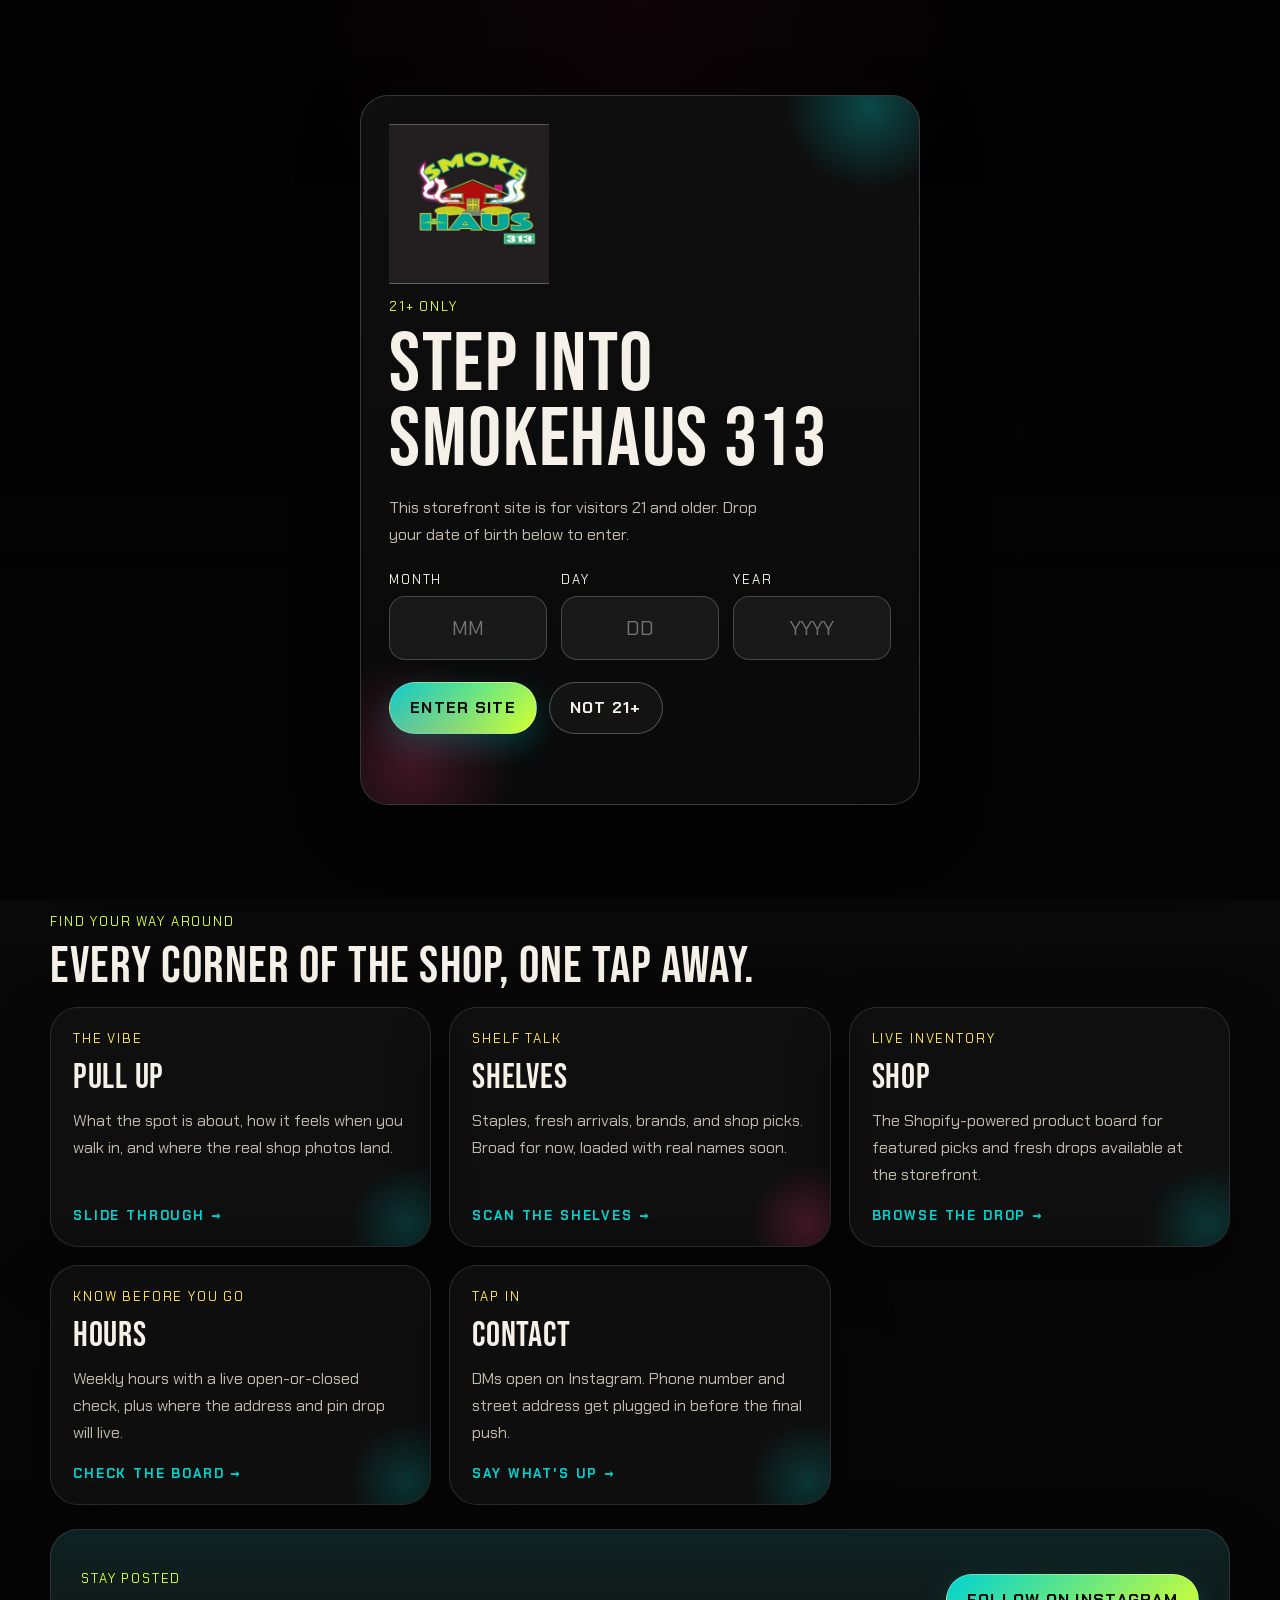
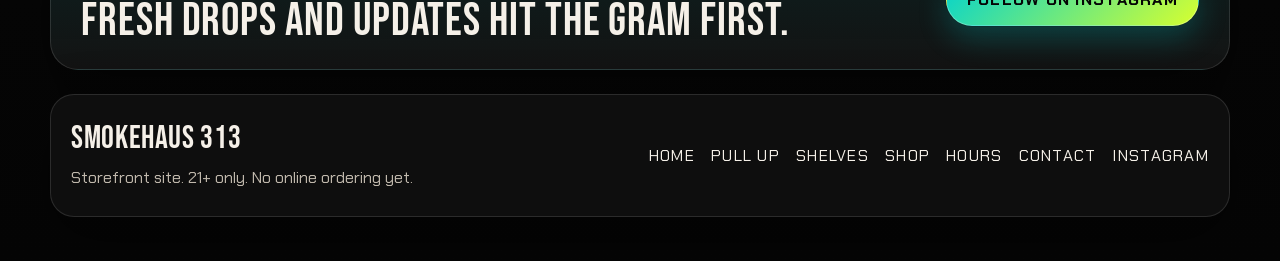
<file: index.html>
<!DOCTYPE html>
<html lang="en">
  <head>
    <meta charset="UTF-8" />
    <meta name="viewport" content="width=device-width, initial-scale=1.0" />
    <title>Smokehaus 313 | Detroit Storefront</title>
    <meta
      name="description"
      content="Smokehaus 313 is a Detroit storefront smoke shop with 21+ access, posted hours, Instagram updates, and a bold neon-street look."
    />
    <link rel="icon" type="image/png" href="./assets/logo.png" />
    <link rel="preconnect" href="https://fonts.googleapis.com" />
    <link rel="preconnect" href="https://fonts.gstatic.com" crossorigin />
    <link
      href="https://fonts.googleapis.com/css2?family=Bebas+Neue&family=Chakra+Petch:wght@400;500;600;700&display=swap"
      rel="stylesheet"
    />
    <link rel="stylesheet" href="./styles.css" />
    <script>
      try {
        if (sessionStorage.getItem("smokehaus313-age-ok") === "true") {
          document.documentElement.classList.add("age-ok");
        }
      } catch (error) {}
    </script>
  </head>
  <body class="gate-open">
    <div class="age-gate" data-age-gate>
      <div class="age-gate__backdrop"></div>
      <section class="age-gate__panel" aria-labelledby="age-gate-title">
        <div class="age-gate__logo">
          <img src="./assets/logo.png" alt="Smokehaus 313 logo" />
        </div>
        <p class="age-gate__eyebrow">21+ only</p>
        <h1 id="age-gate-title">Step into Smokehaus 313</h1>
        <p class="age-gate__copy">
          This storefront site is for visitors 21 and older. Drop your date of
          birth below to enter.
        </p>

        <form class="age-gate__form" data-age-form>
          <label>
            <span>Month</span>
            <input
              type="text"
              inputmode="numeric"
              maxlength="2"
              placeholder="MM"
              aria-label="Birth month"
              data-age-month
            />
          </label>
          <label>
            <span>Day</span>
            <input
              type="text"
              inputmode="numeric"
              maxlength="2"
              placeholder="DD"
              aria-label="Birth day"
              data-age-day
            />
          </label>
          <label>
            <span>Year</span>
            <input
              type="text"
              inputmode="numeric"
              maxlength="4"
              placeholder="YYYY"
              aria-label="Birth year"
              data-age-year
            />
          </label>

          <div class="age-gate__actions">
            <button class="button button-neon" type="submit">Enter site</button>
            <button class="button button-ghost" type="button" data-age-exit>
              Not 21+
            </button>
          </div>
        </form>

        <p class="age-gate__error" data-age-error aria-live="polite"></p>
      </section>
    </div>

    <div class="page-shell">
      <header class="site-header">
        <a class="brand-chip" href="./index.html" aria-label="Smokehaus 313 home">
          <span class="brand-chip__stamp">313</span>
          <span class="brand-chip__copy">
            <strong>Smokehaus 313</strong>
            <small>Detroit storefront smoke shop</small>
          </span>
        </a>

        <button
          class="nav-toggle"
          type="button"
          aria-expanded="false"
          aria-controls="primary-nav"
          data-nav-toggle
        >
          <span class="nav-toggle__bar"></span>
          <span class="nav-toggle__bar"></span>
          <span class="nav-toggle__bar"></span>
          <span class="visually-hidden">Menu</span>
        </button>

        <nav class="site-nav" id="primary-nav" aria-label="Primary" data-nav>
          <a href="./index.html" aria-current="page">Home</a>
          <a href="./pull-up.html">Pull Up</a>
          <a href="./shelves.html">Shelves</a>
          <a href="./shop.html">Shop</a>
          <a href="./hours.html">Hours</a>
          <a href="./contact.html">Contact</a>
        </nav>

        <a
          class="button button-ghost header-cta"
          href="https://www.instagram.com/smoke_haus313/"
          target="_blank"
          rel="noreferrer"
        >
          Hit the IG
        </a>
      </header>

      <main id="top">
        <section class="hero" data-reveal>
          <div class="hero__copy">
            <p class="section-mark">Detroit smoke shop energy</p>
            <h1>
              Smokehaus 313
              <span>Street-lit storefront. Loud color. No fake polish.</span>
            </h1>
            <p class="hero__lede">
              The whole spot now lives across its own pages. Less scrolling,
              more pull-up: check the vibe, scan the shelves, catch the hours,
              and tap in on the gram.
            </p>

            <div class="hero__actions">
              <a class="button button-neon" href="./shop.html">Browse the shop</a>
              <a class="button button-ghost" href="./pull-up.html">Tour the layout</a>
            </div>

            <ul class="hero__tags" aria-label="Highlights">
              <li>21+ storefront</li>
              <li>Products still loading in</li>
              <li>Photos can drop in later</li>
            </ul>
          </div>

          <div class="hero__stack">
            <article class="logo-poster">
              <span class="sticker">Front window</span>
              <img src="./assets/logo.png" alt="Smokehaus 313 logo" />
            </article>

            <article class="status-panel">
              <div>
                <p class="status-panel__label">Right now</p>
                <p class="status-panel__value" data-open-status>Checking hours...</p>
              </div>
              <span class="status-panel__badge">21+</span>
            </article>
          </div>
        </section>

        <section class="ticker" aria-label="Smokehaus broadcast">
          <div class="ticker__track">
            <span>Smokehaus 313</span>
            <span>Detroit storefront</span>
            <span>21+ only</span>
            <span>Hours posted</span>
            <span>Instagram updates</span>
            <span>Smokehaus 313</span>
            <span>Detroit storefront</span>
            <span>21+ only</span>
            <span>Hours posted</span>
            <span>Instagram updates</span>
          </div>
        </section>

        <section class="explore" aria-labelledby="explore-title">
          <div class="section-head" data-reveal>
            <p class="section-mark">Find your way around</p>
            <h2 id="explore-title">Every corner of the shop, one tap away.</h2>
          </div>

          <div class="explore__grid">
            <a class="explore-card" href="./pull-up.html" data-reveal>
              <span class="explore-card__tag">The vibe</span>
              <h3>Pull Up</h3>
              <p>
                What the spot is about, how it feels when you walk in, and
                where the real shop photos land.
              </p>
              <span class="explore-card__cue" aria-hidden="true">Slide through &rarr;</span>
            </a>

            <a class="explore-card explore-card--hot" href="./shelves.html" data-reveal style="--reveal-delay: 80ms">
              <span class="explore-card__tag">Shelf talk</span>
              <h3>Shelves</h3>
              <p>
                Staples, fresh arrivals, brands, and shop picks. Broad for now,
                loaded with real names soon.
              </p>
              <span class="explore-card__cue" aria-hidden="true">Scan the shelves &rarr;</span>
            </a>

            <a class="explore-card" href="./shop.html" data-reveal style="--reveal-delay: 160ms">
              <span class="explore-card__tag">Live inventory</span>
              <h3>Shop</h3>
              <p>
                The Shopify-powered product board for featured picks and fresh
                drops available at the storefront.
              </p>
              <span class="explore-card__cue" aria-hidden="true">Browse the drop &rarr;</span>
            </a>

            <a class="explore-card" href="./hours.html" data-reveal style="--reveal-delay: 240ms">
              <span class="explore-card__tag">Know before you go</span>
              <h3>Hours</h3>
              <p>
                Weekly hours with a live open-or-closed check, plus where the
                address and pin drop will live.
              </p>
              <span class="explore-card__cue" aria-hidden="true">Check the board &rarr;</span>
            </a>

            <a class="explore-card" href="./contact.html" data-reveal style="--reveal-delay: 320ms">
              <span class="explore-card__tag">Tap in</span>
              <h3>Contact</h3>
              <p>
                DMs open on Instagram. Phone number and street address get
                plugged in before the final push.
              </p>
              <span class="explore-card__cue" aria-hidden="true">Say what&apos;s up &rarr;</span>
            </a>
          </div>
        </section>

        <section class="cta-band" data-reveal>
          <div>
            <p class="section-mark">Stay posted</p>
            <h2>Fresh drops and updates hit the gram first.</h2>
          </div>
          <a
            class="button button-neon"
            href="https://www.instagram.com/smoke_haus313/"
            target="_blank"
            rel="noreferrer"
          >
            Follow on Instagram
          </a>
        </section>
      </main>

      <footer class="site-footer">
        <div>
          <strong>Smokehaus 313</strong>
          <p>Storefront site. 21+ only. No online ordering yet.</p>
        </div>
        <nav class="site-footer__links" aria-label="Footer">
          <a href="./index.html">Home</a>
          <a href="./pull-up.html">Pull Up</a>
          <a href="./shelves.html">Shelves</a>
          <a href="./shop.html">Shop</a>
          <a href="./hours.html">Hours</a>
          <a href="./contact.html">Contact</a>
          <a
            href="https://www.instagram.com/smoke_haus313/"
            target="_blank"
            rel="noreferrer"
          >
            Instagram
          </a>
        </nav>
      </footer>
    </div>

    <script src="./app.js"></script>
  </body>
</html>
</file>
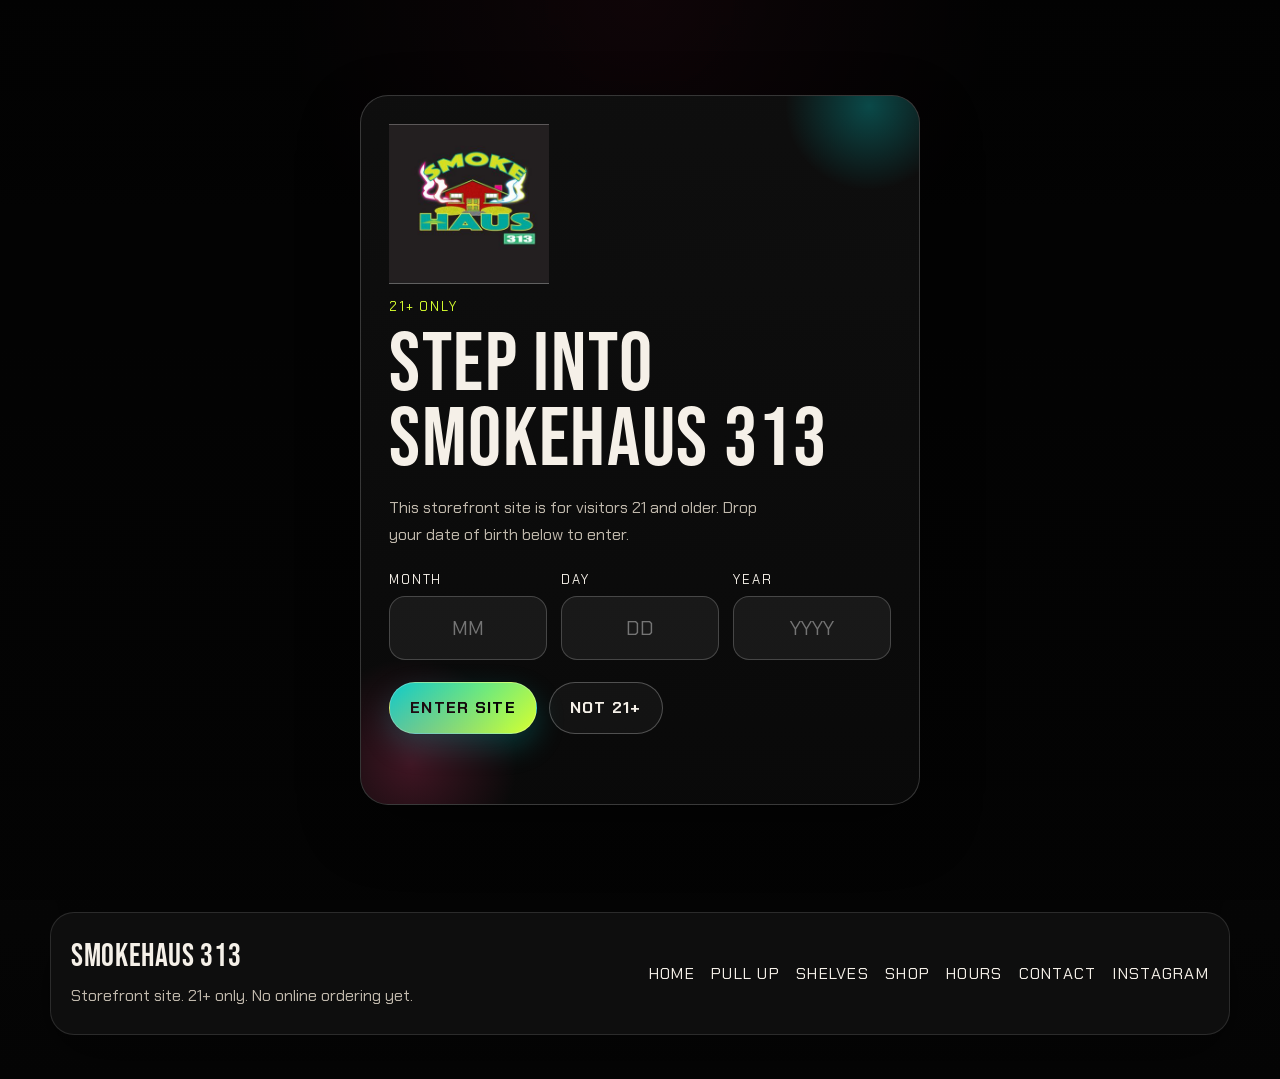
<file: contact.html>
<!DOCTYPE html>
<html lang="en">
  <head>
    <meta charset="UTF-8" />
    <meta name="viewport" content="width=device-width, initial-scale=1.0" />
    <title>Contact | Smokehaus 313</title>
    <meta
      name="description"
      content="Get in touch with Smokehaus 313, a Detroit storefront smoke shop. DM on Instagram — phone and address details coming soon."
    />
    <link rel="icon" type="image/png" href="./assets/logo.png" />
    <link rel="preconnect" href="https://fonts.googleapis.com" />
    <link rel="preconnect" href="https://fonts.gstatic.com" crossorigin />
    <link
      href="https://fonts.googleapis.com/css2?family=Bebas+Neue&family=Chakra+Petch:wght@400;500;600;700&display=swap"
      rel="stylesheet"
    />
    <link rel="stylesheet" href="./styles.css" />
    <script>
      try {
        if (sessionStorage.getItem("smokehaus313-age-ok") === "true") {
          document.documentElement.classList.add("age-ok");
        }
      } catch (error) {}
    </script>
  </head>
  <body class="gate-open">
    <div class="age-gate" data-age-gate>
      <div class="age-gate__backdrop"></div>
      <section class="age-gate__panel" aria-labelledby="age-gate-title">
        <div class="age-gate__logo">
          <img src="./assets/logo.png" alt="Smokehaus 313 logo" />
        </div>
        <p class="age-gate__eyebrow">21+ only</p>
        <h1 id="age-gate-title">Step into Smokehaus 313</h1>
        <p class="age-gate__copy">
          This storefront site is for visitors 21 and older. Drop your date of
          birth below to enter.
        </p>

        <form class="age-gate__form" data-age-form>
          <label>
            <span>Month</span>
            <input
              type="text"
              inputmode="numeric"
              maxlength="2"
              placeholder="MM"
              aria-label="Birth month"
              data-age-month
            />
          </label>
          <label>
            <span>Day</span>
            <input
              type="text"
              inputmode="numeric"
              maxlength="2"
              placeholder="DD"
              aria-label="Birth day"
              data-age-day
            />
          </label>
          <label>
            <span>Year</span>
            <input
              type="text"
              inputmode="numeric"
              maxlength="4"
              placeholder="YYYY"
              aria-label="Birth year"
              data-age-year
            />
          </label>

          <div class="age-gate__actions">
            <button class="button button-neon" type="submit">Enter site</button>
            <button class="button button-ghost" type="button" data-age-exit>
              Not 21+
            </button>
          </div>
        </form>

        <p class="age-gate__error" data-age-error aria-live="polite"></p>
      </section>
    </div>

    <div class="page-shell">
      <header class="site-header">
        <a class="brand-chip" href="./index.html" aria-label="Smokehaus 313 home">
          <span class="brand-chip__stamp">313</span>
          <span class="brand-chip__copy">
            <strong>Smokehaus 313</strong>
            <small>Detroit storefront smoke shop</small>
          </span>
        </a>

        <button
          class="nav-toggle"
          type="button"
          aria-expanded="false"
          aria-controls="primary-nav"
          data-nav-toggle
        >
          <span class="nav-toggle__bar"></span>
          <span class="nav-toggle__bar"></span>
          <span class="nav-toggle__bar"></span>
          <span class="visually-hidden">Menu</span>
        </button>

        <nav class="site-nav" id="primary-nav" aria-label="Primary" data-nav>
          <a href="./index.html">Home</a>
          <a href="./pull-up.html">Pull Up</a>
          <a href="./shelves.html">Shelves</a>
          <a href="./shop.html">Shop</a>
          <a href="./hours.html">Hours</a>
          <a href="./contact.html" aria-current="page">Contact</a>
        </nav>

        <a
          class="button button-ghost header-cta"
          href="https://www.instagram.com/smoke_haus313/"
          target="_blank"
          rel="noreferrer"
        >
          Hit the IG
        </a>
      </header>

      <main id="top">
        <section class="page-hero" data-reveal>
          <p class="section-mark">Tap in</p>
          <h1>DMs open. The rest is loading.</h1>
          <p class="hero__lede">
            Right now the fastest line to the shop is Instagram. Phone number
            and street address get plugged in before the final live push.
          </p>
        </section>

        <section class="pull-up">
          <article class="pull-up__story" data-reveal>
            <p class="section-mark">Best way to reach us</p>
            <h2>Slide into the DMs.</h2>
            <p>
              Questions about stock, hours, or what&apos;s new — the gram gets
              answered first. Follow along for drops and updates too.
            </p>
            <div class="hero__actions">
              <a
                class="button button-neon"
                href="https://www.instagram.com/smoke_haus313/"
                target="_blank"
                rel="noreferrer"
              >
                DM on Instagram
              </a>
              <a class="button button-ghost" href="./hours.html">Check the hours</a>
            </div>
          </article>

          <aside class="contact-block" data-reveal style="--reveal-delay: 120ms">
            <span class="sticker">Still to be added</span>
            <h3>Before the final live push</h3>
            <ul>
              <li>Street address and map link</li>
              <li>Phone number</li>
              <li>Real storefront photos</li>
              <li>Final product and brand callouts</li>
            </ul>
          </aside>
        </section>

        <section class="cta-band" data-reveal>
          <div>
            <p class="section-mark">Before you pull up</p>
            <h2>Double-check the board so the door&apos;s open.</h2>
          </div>
          <a class="button button-neon" href="./hours.html">See today&apos;s hours</a>
        </section>
      </main>

      <footer class="site-footer">
        <div>
          <strong>Smokehaus 313</strong>
          <p>Storefront site. 21+ only. No online ordering yet.</p>
        </div>
        <nav class="site-footer__links" aria-label="Footer">
          <a href="./index.html">Home</a>
          <a href="./pull-up.html">Pull Up</a>
          <a href="./shelves.html">Shelves</a>
          <a href="./shop.html">Shop</a>
          <a href="./hours.html">Hours</a>
          <a href="./contact.html">Contact</a>
          <a
            href="https://www.instagram.com/smoke_haus313/"
            target="_blank"
            rel="noreferrer"
          >
            Instagram
          </a>
        </nav>
      </footer>
    </div>

    <script src="./app.js"></script>
  </body>
</html>
</file>
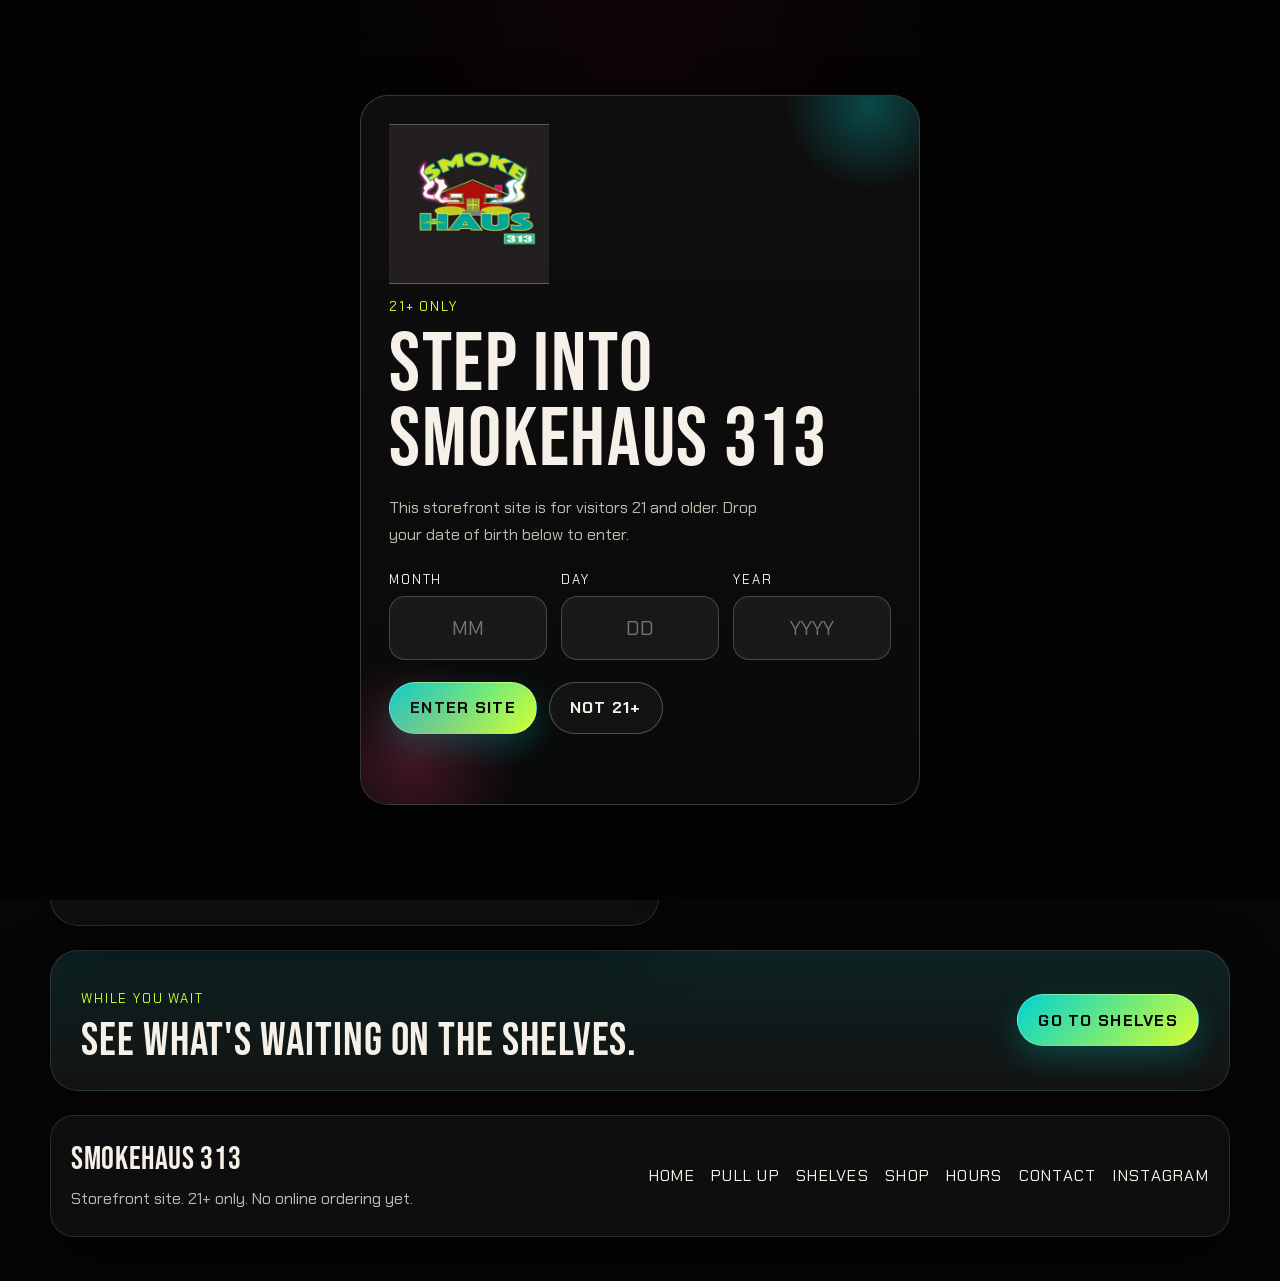
<file: hours.html>
<!DOCTYPE html>
<html lang="en">
  <head>
    <meta charset="UTF-8" />
    <meta name="viewport" content="width=device-width, initial-scale=1.0" />
    <title>Hours &amp; Location | Smokehaus 313</title>
    <meta
      name="description"
      content="Weekly hours and live open status for Smokehaus 313, a Detroit storefront smoke shop. Address and map details coming soon."
    />
    <link rel="icon" type="image/png" href="./assets/logo.png" />
    <link rel="preconnect" href="https://fonts.googleapis.com" />
    <link rel="preconnect" href="https://fonts.gstatic.com" crossorigin />
    <link
      href="https://fonts.googleapis.com/css2?family=Bebas+Neue&family=Chakra+Petch:wght@400;500;600;700&display=swap"
      rel="stylesheet"
    />
    <link rel="stylesheet" href="./styles.css" />
    <script>
      try {
        if (sessionStorage.getItem("smokehaus313-age-ok") === "true") {
          document.documentElement.classList.add("age-ok");
        }
      } catch (error) {}
    </script>
  </head>
  <body class="gate-open">
    <div class="age-gate" data-age-gate>
      <div class="age-gate__backdrop"></div>
      <section class="age-gate__panel" aria-labelledby="age-gate-title">
        <div class="age-gate__logo">
          <img src="./assets/logo.png" alt="Smokehaus 313 logo" />
        </div>
        <p class="age-gate__eyebrow">21+ only</p>
        <h1 id="age-gate-title">Step into Smokehaus 313</h1>
        <p class="age-gate__copy">
          This storefront site is for visitors 21 and older. Drop your date of
          birth below to enter.
        </p>

        <form class="age-gate__form" data-age-form>
          <label>
            <span>Month</span>
            <input
              type="text"
              inputmode="numeric"
              maxlength="2"
              placeholder="MM"
              aria-label="Birth month"
              data-age-month
            />
          </label>
          <label>
            <span>Day</span>
            <input
              type="text"
              inputmode="numeric"
              maxlength="2"
              placeholder="DD"
              aria-label="Birth day"
              data-age-day
            />
          </label>
          <label>
            <span>Year</span>
            <input
              type="text"
              inputmode="numeric"
              maxlength="4"
              placeholder="YYYY"
              aria-label="Birth year"
              data-age-year
            />
          </label>

          <div class="age-gate__actions">
            <button class="button button-neon" type="submit">Enter site</button>
            <button class="button button-ghost" type="button" data-age-exit>
              Not 21+
            </button>
          </div>
        </form>

        <p class="age-gate__error" data-age-error aria-live="polite"></p>
      </section>
    </div>

    <div class="page-shell">
      <header class="site-header">
        <a class="brand-chip" href="./index.html" aria-label="Smokehaus 313 home">
          <span class="brand-chip__stamp">313</span>
          <span class="brand-chip__copy">
            <strong>Smokehaus 313</strong>
            <small>Detroit storefront smoke shop</small>
          </span>
        </a>

        <button
          class="nav-toggle"
          type="button"
          aria-expanded="false"
          aria-controls="primary-nav"
          data-nav-toggle
        >
          <span class="nav-toggle__bar"></span>
          <span class="nav-toggle__bar"></span>
          <span class="nav-toggle__bar"></span>
          <span class="visually-hidden">Menu</span>
        </button>

        <nav class="site-nav" id="primary-nav" aria-label="Primary" data-nav>
          <a href="./index.html">Home</a>
          <a href="./pull-up.html">Pull Up</a>
          <a href="./shelves.html">Shelves</a>
          <a href="./shop.html">Shop</a>
          <a href="./hours.html" aria-current="page">Hours</a>
          <a href="./contact.html">Contact</a>
        </nav>

        <a
          class="button button-ghost header-cta"
          href="https://www.instagram.com/smoke_haus313/"
          target="_blank"
          rel="noreferrer"
        >
          Hit the IG
        </a>
      </header>

      <main id="top">
        <section class="page-hero" data-reveal>
          <p class="section-mark">Hours &amp; location</p>
          <h1>Know before you slide through.</h1>
          <p class="hero__lede">
            Weekly hours with a live open-or-closed check, all in Eastern Time.
            Address and pin drop get plugged in before the final live push.
          </p>
        </section>

        <section class="hours-block">
          <article class="hours-board" data-reveal>
            <div class="hours-board__top">
              <div>
                <p class="status-panel__label">Current status</p>
                <p class="status-panel__value" data-open-status>
                  Checking hours...
                </p>
              </div>
              <p class="hours-board__timezone">Eastern Time</p>
            </div>

            <ul class="hours-list" aria-label="Weekly hours">
              <li data-day="Mon">
                <span>Mon</span>
                <strong>12:00 PM - 6:00 PM</strong>
              </li>
              <li data-day="Tue">
                <span>Tue</span>
                <strong>10:00 AM - 4:00 PM</strong>
              </li>
              <li data-day="Wed">
                <span>Wed</span>
                <strong>12:00 PM - 6:00 PM</strong>
              </li>
              <li data-day="Thu">
                <span>Thu</span>
                <strong>12:00 PM - 6:00 PM</strong>
              </li>
              <li data-day="Fri">
                <span>Fri</span>
                <strong>12:00 PM - 7:00 PM</strong>
              </li>
              <li data-day="Sat">
                <span>Sat</span>
                <strong>11:00 AM - 7:00 PM</strong>
              </li>
              <li data-day="Sun">
                <span>Sun</span>
                <strong>1:00 PM - 6:00 PM</strong>
              </li>
            </ul>
          </article>

          <article class="contact-block" data-reveal style="--reveal-delay: 120ms">
            <span class="sticker sticker--lime">Pin drop pending</span>
            <h3>The location details land here</h3>
            <ul>
              <li>Street address and map link</li>
              <li>Parking and pull-up notes</li>
              <li>Nearby cross streets</li>
            </ul>
            <p class="hero__lede">
              Until the pin drops, the fastest way to get pointed in the right
              direction is a quick DM.
            </p>
            <a class="button button-neon" href="./contact.html">Tap in on Contact</a>
          </article>
        </section>

        <section class="cta-band" data-reveal>
          <div>
            <p class="section-mark">While you wait</p>
            <h2>See what&apos;s waiting on the shelves.</h2>
          </div>
          <a class="button button-neon" href="./shelves.html">Go to Shelves</a>
        </section>
      </main>

      <footer class="site-footer">
        <div>
          <strong>Smokehaus 313</strong>
          <p>Storefront site. 21+ only. No online ordering yet.</p>
        </div>
        <nav class="site-footer__links" aria-label="Footer">
          <a href="./index.html">Home</a>
          <a href="./pull-up.html">Pull Up</a>
          <a href="./shelves.html">Shelves</a>
          <a href="./shop.html">Shop</a>
          <a href="./hours.html">Hours</a>
          <a href="./contact.html">Contact</a>
          <a
            href="https://www.instagram.com/smoke_haus313/"
            target="_blank"
            rel="noreferrer"
          >
            Instagram
          </a>
        </nav>
      </footer>
    </div>

    <script src="./app.js"></script>
  </body>
</html>
</file>
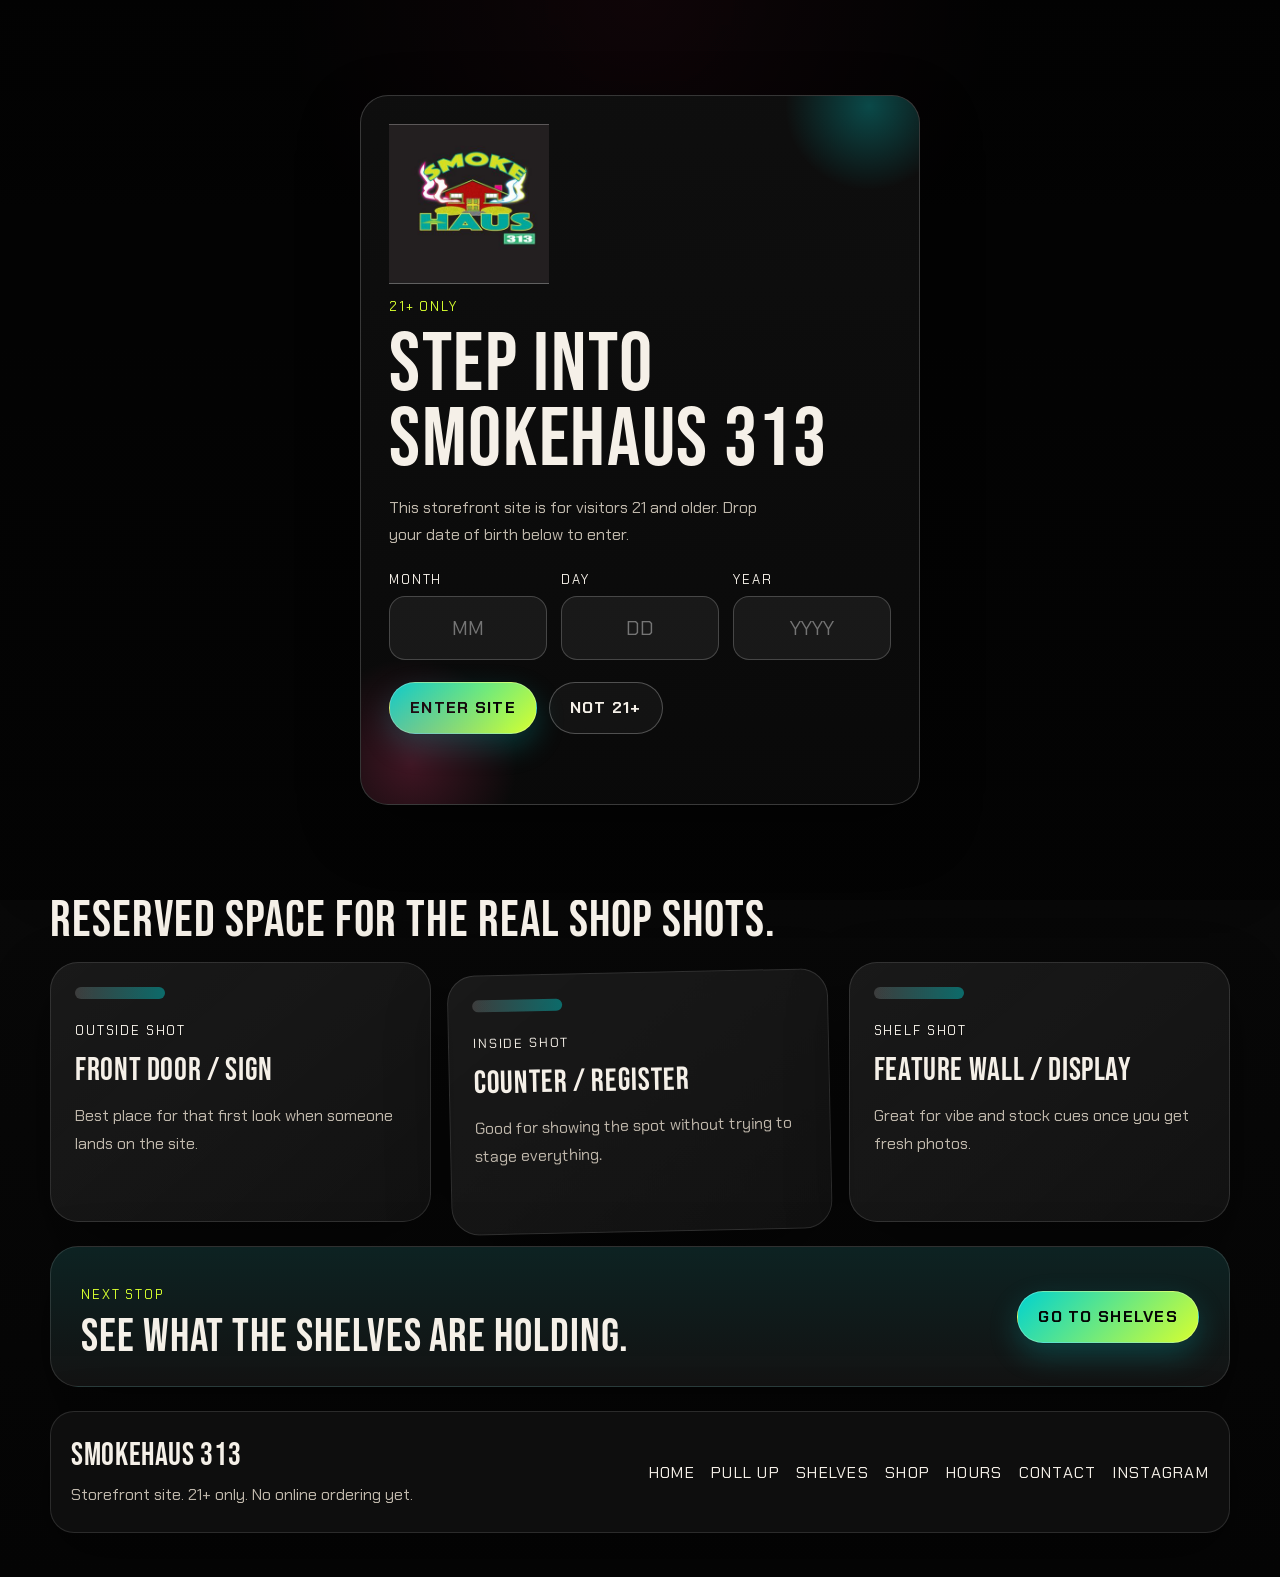
<file: pull-up.html>
<!DOCTYPE html>
<html lang="en">
  <head>
    <meta charset="UTF-8" />
    <meta name="viewport" content="width=device-width, initial-scale=1.0" />
    <title>Pull Up | Smokehaus 313</title>
    <meta
      name="description"
      content="The vibe behind Smokehaus 313 — a Detroit storefront smoke shop built like a flyer, not a brochure. See the layout and where the shop photos land."
    />
    <link rel="icon" type="image/png" href="./assets/logo.png" />
    <link rel="preconnect" href="https://fonts.googleapis.com" />
    <link rel="preconnect" href="https://fonts.gstatic.com" crossorigin />
    <link
      href="https://fonts.googleapis.com/css2?family=Bebas+Neue&family=Chakra+Petch:wght@400;500;600;700&display=swap"
      rel="stylesheet"
    />
    <link rel="stylesheet" href="./styles.css" />
    <script>
      try {
        if (sessionStorage.getItem("smokehaus313-age-ok") === "true") {
          document.documentElement.classList.add("age-ok");
        }
      } catch (error) {}
    </script>
  </head>
  <body class="gate-open">
    <div class="age-gate" data-age-gate>
      <div class="age-gate__backdrop"></div>
      <section class="age-gate__panel" aria-labelledby="age-gate-title">
        <div class="age-gate__logo">
          <img src="./assets/logo.png" alt="Smokehaus 313 logo" />
        </div>
        <p class="age-gate__eyebrow">21+ only</p>
        <h1 id="age-gate-title">Step into Smokehaus 313</h1>
        <p class="age-gate__copy">
          This storefront site is for visitors 21 and older. Drop your date of
          birth below to enter.
        </p>

        <form class="age-gate__form" data-age-form>
          <label>
            <span>Month</span>
            <input
              type="text"
              inputmode="numeric"
              maxlength="2"
              placeholder="MM"
              aria-label="Birth month"
              data-age-month
            />
          </label>
          <label>
            <span>Day</span>
            <input
              type="text"
              inputmode="numeric"
              maxlength="2"
              placeholder="DD"
              aria-label="Birth day"
              data-age-day
            />
          </label>
          <label>
            <span>Year</span>
            <input
              type="text"
              inputmode="numeric"
              maxlength="4"
              placeholder="YYYY"
              aria-label="Birth year"
              data-age-year
            />
          </label>

          <div class="age-gate__actions">
            <button class="button button-neon" type="submit">Enter site</button>
            <button class="button button-ghost" type="button" data-age-exit>
              Not 21+
            </button>
          </div>
        </form>

        <p class="age-gate__error" data-age-error aria-live="polite"></p>
      </section>
    </div>

    <div class="page-shell">
      <header class="site-header">
        <a class="brand-chip" href="./index.html" aria-label="Smokehaus 313 home">
          <span class="brand-chip__stamp">313</span>
          <span class="brand-chip__copy">
            <strong>Smokehaus 313</strong>
            <small>Detroit storefront smoke shop</small>
          </span>
        </a>

        <button
          class="nav-toggle"
          type="button"
          aria-expanded="false"
          aria-controls="primary-nav"
          data-nav-toggle
        >
          <span class="nav-toggle__bar"></span>
          <span class="nav-toggle__bar"></span>
          <span class="nav-toggle__bar"></span>
          <span class="visually-hidden">Menu</span>
        </button>

        <nav class="site-nav" id="primary-nav" aria-label="Primary" data-nav>
          <a href="./index.html">Home</a>
          <a href="./pull-up.html" aria-current="page">Pull Up</a>
          <a href="./shelves.html">Shelves</a>
          <a href="./shop.html">Shop</a>
          <a href="./hours.html">Hours</a>
          <a href="./contact.html">Contact</a>
        </nav>

        <a
          class="button button-ghost header-cta"
          href="https://www.instagram.com/smoke_haus313/"
          target="_blank"
          rel="noreferrer"
        >
          Hit the IG
        </a>
      </header>

      <main id="top">
        <section class="page-hero" data-reveal>
          <p class="section-mark">The vibe</p>
          <h1>Built like a flyer, not a brochure.</h1>
          <p class="hero__lede">
            The street version of the site trades the clean white-card look for
            darker layers, sticker details, tape lines, loud type, and a little
            chaos that still feels intentional.
          </p>
        </section>

        <section class="pull-up">
          <article class="pull-up__story" data-reveal>
            <p class="section-mark">Walk-in energy</p>
            <h2>Closer to spotting the lights from the street.</h2>
            <p>
              That means the site can feel closer to the kind of place you walk
              into after spotting the lights from the street, while still
              making the basics easy to find.
            </p>
            <p>
              Less boutique. More pull-up, see what&apos;s new, and catch
              updates on the gram.
            </p>
            <div class="hero__actions">
              <a class="button button-neon" href="./shelves.html">Scan the shelves</a>
              <a class="button button-ghost" href="./hours.html">Check the hours</a>
            </div>
          </article>

          <aside class="pull-up__note" data-reveal style="--reveal-delay: 120ms">
            <span class="sticker sticker--lime">WIP board</span>
            <ul>
              <li>Address and pin drop still need to be plugged in</li>
              <li>Shop photos will slide into the frames below later</li>
              <li>Product categories can stay broad until you lock them in</li>
            </ul>
          </aside>
        </section>

        <section class="photo-wall" aria-labelledby="photo-wall-title">
          <div class="section-head" data-reveal>
            <p class="section-mark">Photo wall</p>
            <h2 id="photo-wall-title">Reserved space for the real shop shots.</h2>
          </div>

          <div class="photo-wall__grid">
            <article class="photo-frame" data-reveal>
              <span>Outside shot</span>
              <h3>Front door / sign</h3>
              <p>Best place for that first look when someone lands on the site.</p>
            </article>
            <article class="photo-frame photo-frame--tilt" data-reveal style="--reveal-delay: 100ms">
              <span>Inside shot</span>
              <h3>Counter / register</h3>
              <p>Good for showing the spot without trying to stage everything.</p>
            </article>
            <article class="photo-frame" data-reveal style="--reveal-delay: 200ms">
              <span>Shelf shot</span>
              <h3>Feature wall / display</h3>
              <p>Great for vibe and stock cues once you get fresh photos.</p>
            </article>
          </div>
        </section>

        <section class="cta-band" data-reveal>
          <div>
            <p class="section-mark">Next stop</p>
            <h2>See what the shelves are holding.</h2>
          </div>
          <a class="button button-neon" href="./shelves.html">Go to Shelves</a>
        </section>
      </main>

      <footer class="site-footer">
        <div>
          <strong>Smokehaus 313</strong>
          <p>Storefront site. 21+ only. No online ordering yet.</p>
        </div>
        <nav class="site-footer__links" aria-label="Footer">
          <a href="./index.html">Home</a>
          <a href="./pull-up.html">Pull Up</a>
          <a href="./shelves.html">Shelves</a>
          <a href="./shop.html">Shop</a>
          <a href="./hours.html">Hours</a>
          <a href="./contact.html">Contact</a>
          <a
            href="https://www.instagram.com/smoke_haus313/"
            target="_blank"
            rel="noreferrer"
          >
            Instagram
          </a>
        </nav>
      </footer>
    </div>

    <script src="./app.js"></script>
  </body>
</html>
</file>
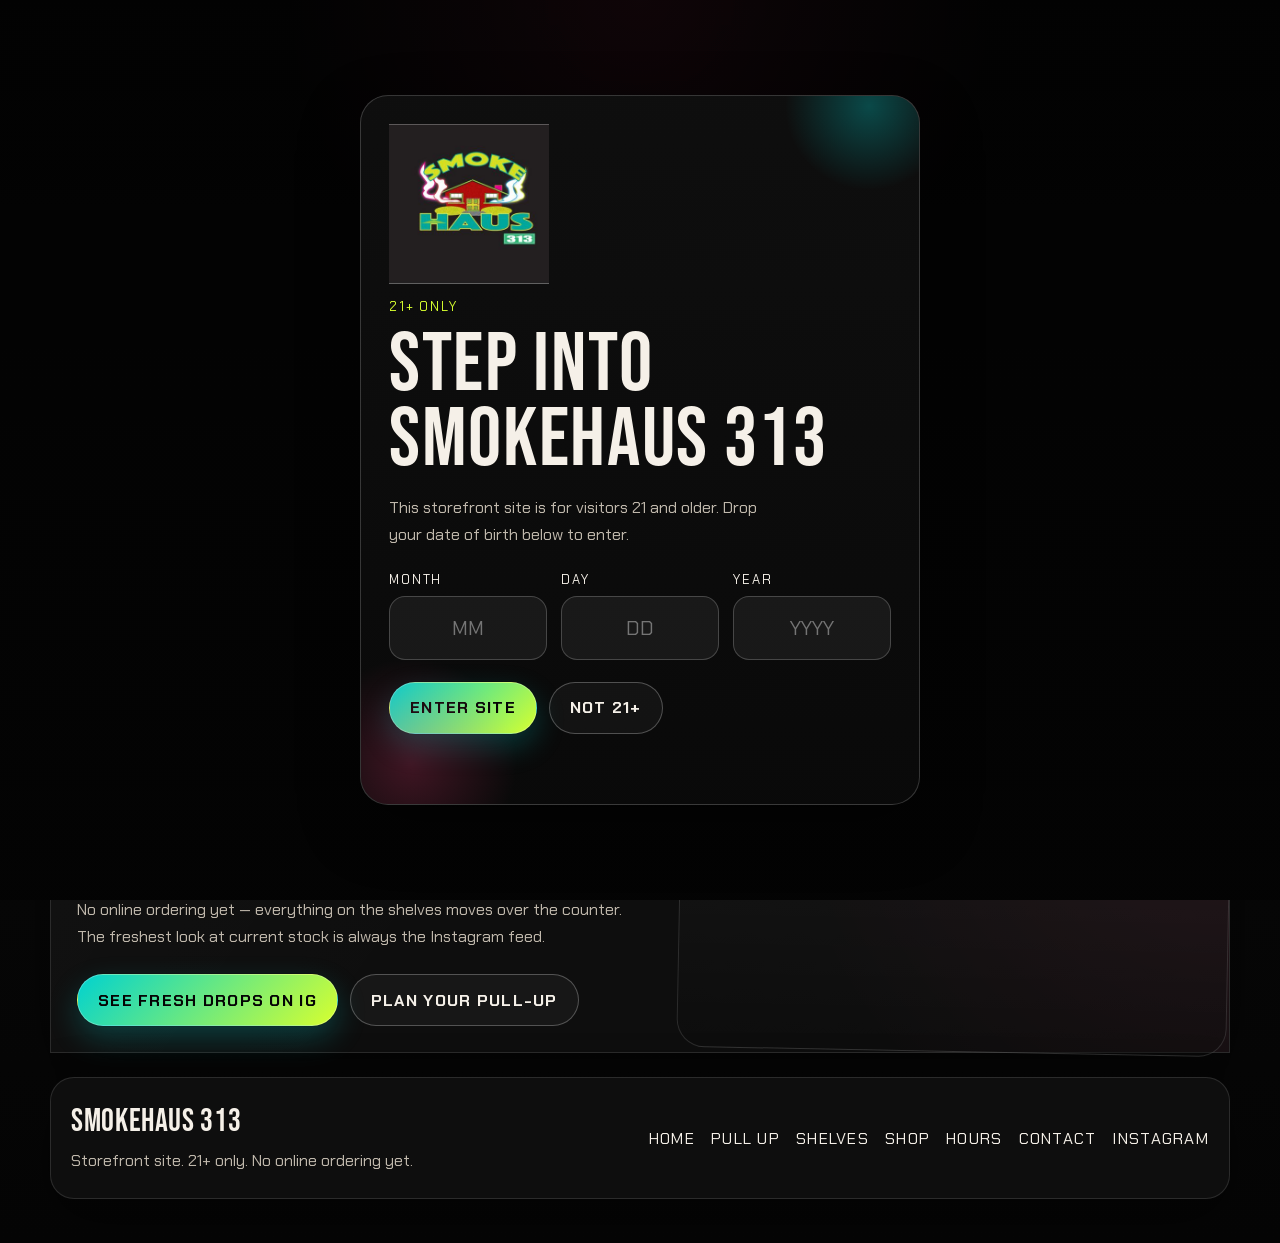
<file: shelves.html>
<!DOCTYPE html>
<html lang="en">
  <head>
    <meta charset="UTF-8" />
    <meta name="viewport" content="width=device-width, initial-scale=1.0" />
    <title>Shelves | Smokehaus 313</title>
    <meta
      name="description"
      content="What's on the shelves at Smokehaus 313 — daily staples, new arrivals, brand lineup, and staff picks at the Detroit storefront."
    />
    <link rel="icon" type="image/png" href="./assets/logo.png" />
    <link rel="preconnect" href="https://fonts.googleapis.com" />
    <link rel="preconnect" href="https://fonts.gstatic.com" crossorigin />
    <link
      href="https://fonts.googleapis.com/css2?family=Bebas+Neue&family=Chakra+Petch:wght@400;500;600;700&display=swap"
      rel="stylesheet"
    />
    <link rel="stylesheet" href="./styles.css" />
    <script>
      try {
        if (sessionStorage.getItem("smokehaus313-age-ok") === "true") {
          document.documentElement.classList.add("age-ok");
        }
      } catch (error) {}
    </script>
  </head>
  <body class="gate-open">
    <div class="age-gate" data-age-gate>
      <div class="age-gate__backdrop"></div>
      <section class="age-gate__panel" aria-labelledby="age-gate-title">
        <div class="age-gate__logo">
          <img src="./assets/logo.png" alt="Smokehaus 313 logo" />
        </div>
        <p class="age-gate__eyebrow">21+ only</p>
        <h1 id="age-gate-title">Step into Smokehaus 313</h1>
        <p class="age-gate__copy">
          This storefront site is for visitors 21 and older. Drop your date of
          birth below to enter.
        </p>

        <form class="age-gate__form" data-age-form>
          <label>
            <span>Month</span>
            <input
              type="text"
              inputmode="numeric"
              maxlength="2"
              placeholder="MM"
              aria-label="Birth month"
              data-age-month
            />
          </label>
          <label>
            <span>Day</span>
            <input
              type="text"
              inputmode="numeric"
              maxlength="2"
              placeholder="DD"
              aria-label="Birth day"
              data-age-day
            />
          </label>
          <label>
            <span>Year</span>
            <input
              type="text"
              inputmode="numeric"
              maxlength="4"
              placeholder="YYYY"
              aria-label="Birth year"
              data-age-year
            />
          </label>

          <div class="age-gate__actions">
            <button class="button button-neon" type="submit">Enter site</button>
            <button class="button button-ghost" type="button" data-age-exit>
              Not 21+
            </button>
          </div>
        </form>

        <p class="age-gate__error" data-age-error aria-live="polite"></p>
      </section>
    </div>

    <div class="page-shell">
      <header class="site-header">
        <a class="brand-chip" href="./index.html" aria-label="Smokehaus 313 home">
          <span class="brand-chip__stamp">313</span>
          <span class="brand-chip__copy">
            <strong>Smokehaus 313</strong>
            <small>Detroit storefront smoke shop</small>
          </span>
        </a>

        <button
          class="nav-toggle"
          type="button"
          aria-expanded="false"
          aria-controls="primary-nav"
          data-nav-toggle
        >
          <span class="nav-toggle__bar"></span>
          <span class="nav-toggle__bar"></span>
          <span class="nav-toggle__bar"></span>
          <span class="visually-hidden">Menu</span>
        </button>

        <nav class="site-nav" id="primary-nav" aria-label="Primary" data-nav>
          <a href="./index.html">Home</a>
          <a href="./pull-up.html">Pull Up</a>
          <a href="./shelves.html" aria-current="page">Shelves</a>
          <a href="./shop.html">Shop</a>
          <a href="./hours.html">Hours</a>
          <a href="./contact.html">Contact</a>
        </nav>

        <a
          class="button button-ghost header-cta"
          href="https://www.instagram.com/smoke_haus313/"
          target="_blank"
          rel="noreferrer"
        >
          Hit the IG
        </a>
      </header>

      <main id="top">
        <section class="page-hero" data-reveal>
          <p class="section-mark">Shelf talk</p>
          <h1>Work-in-progress sections that still feel alive.</h1>
          <p class="hero__lede">
            Categories stay broad until the lineup is locked in. Each card
            below is a slot ready for real product names, brands, and photos
            when they land.
          </p>
        </section>

        <section class="shelves" aria-labelledby="shelves-title">
          <h2 class="visually-hidden" id="shelves-title">Shelf sections</h2>
          <div class="shelves__grid">
            <article class="shelf-card" data-reveal>
              <span class="shelf-card__tag">Staples</span>
              <h3>Daily go-to picks</h3>
              <p>
                A flexible slot for the categories people expect to find every
                time they pull up.
              </p>
            </article>
            <article class="shelf-card shelf-card--hot" data-reveal style="--reveal-delay: 80ms">
              <span class="shelf-card__tag">Fresh</span>
              <h3>New arrivals</h3>
              <p>
                Easy place to rotate in what is new without rebuilding the whole
                page.
              </p>
            </article>
            <article class="shelf-card" data-reveal style="--reveal-delay: 160ms">
              <span class="shelf-card__tag">Brands</span>
              <h3>Lineup coming soon</h3>
              <p>
                Keep this broad now, then drop in real names and logos once the
                list is final.
              </p>
            </article>
            <article class="shelf-card" data-reveal style="--reveal-delay: 240ms">
              <span class="shelf-card__tag">Shop picks</span>
              <h3>Staff favorites</h3>
              <p>
                Room for quick callouts, featured gear, or whatever deserves a
                little extra shine.
              </p>
            </article>
          </div>
        </section>

        <section class="pull-up">
          <article class="pull-up__story" data-reveal>
            <p class="section-mark">How it works</p>
            <h2>In-store only, for now.</h2>
            <p>
              No online ordering yet — everything on the shelves moves over the
              counter. The freshest look at current stock is always the
              Instagram feed.
            </p>
            <div class="hero__actions">
              <a
                class="button button-neon"
                href="https://www.instagram.com/smoke_haus313/"
                target="_blank"
                rel="noreferrer"
              >
                See fresh drops on IG
              </a>
              <a class="button button-ghost" href="./hours.html">Plan your pull-up</a>
            </div>
          </article>

          <aside class="pull-up__note" data-reveal style="--reveal-delay: 120ms">
            <span class="sticker">Heads up</span>
            <ul>
              <li>21+ only, ID checked at the door</li>
              <li>Stock rotates — DM to ask if something is in</li>
              <li>Final product and brand callouts drop in soon</li>
            </ul>
          </aside>
        </section>
      </main>

      <footer class="site-footer">
        <div>
          <strong>Smokehaus 313</strong>
          <p>Storefront site. 21+ only. No online ordering yet.</p>
        </div>
        <nav class="site-footer__links" aria-label="Footer">
          <a href="./index.html">Home</a>
          <a href="./pull-up.html">Pull Up</a>
          <a href="./shelves.html">Shelves</a>
          <a href="./shop.html">Shop</a>
          <a href="./hours.html">Hours</a>
          <a href="./contact.html">Contact</a>
          <a
            href="https://www.instagram.com/smoke_haus313/"
            target="_blank"
            rel="noreferrer"
          >
            Instagram
          </a>
        </nav>
      </footer>
    </div>

    <script src="./app.js"></script>
  </body>
</html>
</file>
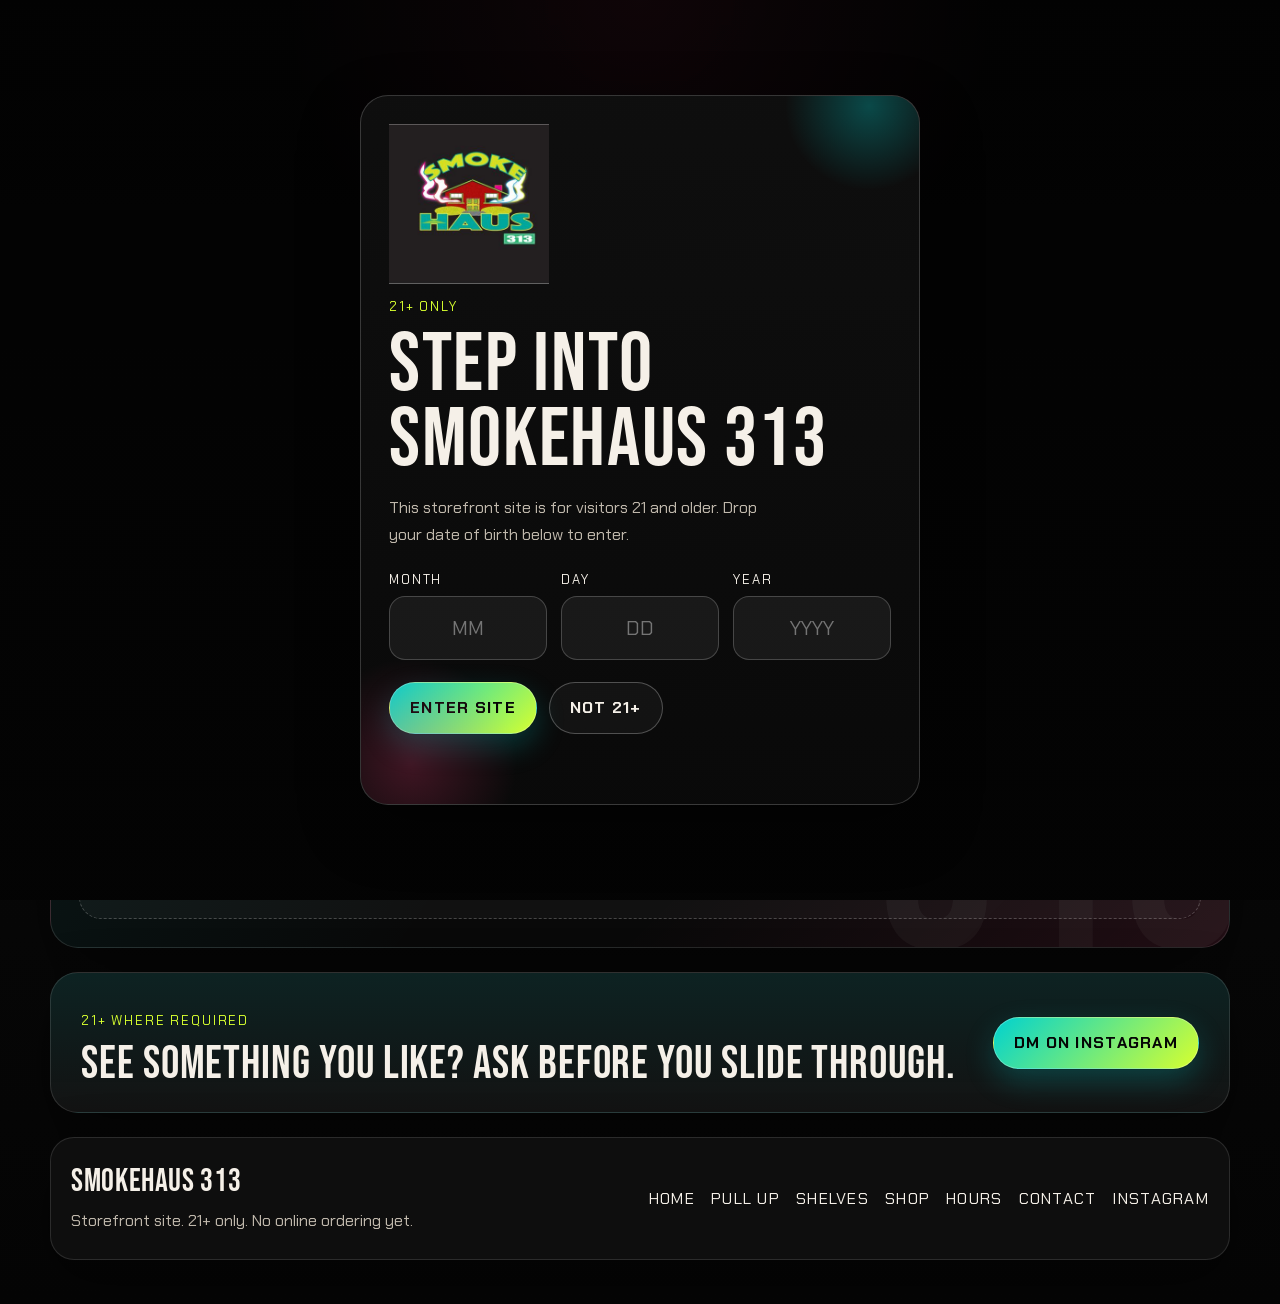
<file: shop.html>
<!DOCTYPE html>
<html lang="en">
  <head>
    <meta charset="UTF-8" />
    <meta name="viewport" content="width=device-width, initial-scale=1.0" />
    <title>Shop | Smokehaus 313</title>
    <meta
      name="description"
      content="Browse featured Smokehaus 313 products and fresh arrivals available at the Detroit storefront."
    />
    <link rel="icon" type="image/png" href="./assets/logo.png" />
    <link rel="preconnect" href="https://fonts.googleapis.com" />
    <link rel="preconnect" href="https://fonts.gstatic.com" crossorigin />
    <link
      href="https://fonts.googleapis.com/css2?family=Bebas+Neue&family=Chakra+Petch:wght@400;500;600;700&display=swap"
      rel="stylesheet"
    />
    <link rel="stylesheet" href="./styles.css" />
    <script>
      try {
        if (sessionStorage.getItem("smokehaus313-age-ok") === "true") {
          document.documentElement.classList.add("age-ok");
        }
      } catch (error) {}
    </script>
  </head>
  <body class="gate-open">
    <div class="age-gate" data-age-gate>
      <div class="age-gate__backdrop"></div>
      <section class="age-gate__panel" aria-labelledby="age-gate-title">
        <div class="age-gate__logo">
          <img src="./assets/logo.png" alt="Smokehaus 313 logo" />
        </div>
        <p class="age-gate__eyebrow">21+ only</p>
        <h1 id="age-gate-title">Step into Smokehaus 313</h1>
        <p class="age-gate__copy">
          This storefront site is for visitors 21 and older. Drop your date of
          birth below to enter.
        </p>

        <form class="age-gate__form" data-age-form>
          <label>
            <span>Month</span>
            <input type="text" inputmode="numeric" maxlength="2" placeholder="MM" aria-label="Birth month" data-age-month />
          </label>
          <label>
            <span>Day</span>
            <input type="text" inputmode="numeric" maxlength="2" placeholder="DD" aria-label="Birth day" data-age-day />
          </label>
          <label>
            <span>Year</span>
            <input type="text" inputmode="numeric" maxlength="4" placeholder="YYYY" aria-label="Birth year" data-age-year />
          </label>

          <div class="age-gate__actions">
            <button class="button button-neon" type="submit">Enter site</button>
            <button class="button button-ghost" type="button" data-age-exit>Not 21+</button>
          </div>
        </form>

        <p class="age-gate__error" data-age-error aria-live="polite"></p>
      </section>
    </div>

    <div class="page-shell">
      <header class="site-header">
        <a class="brand-chip" href="./index.html" aria-label="Smokehaus 313 home">
          <span class="brand-chip__stamp">313</span>
          <span class="brand-chip__copy">
            <strong>Smokehaus 313</strong>
            <small>Detroit storefront smoke shop</small>
          </span>
        </a>

        <button class="nav-toggle" type="button" aria-expanded="false" aria-controls="primary-nav" data-nav-toggle>
          <span class="nav-toggle__bar"></span>
          <span class="nav-toggle__bar"></span>
          <span class="nav-toggle__bar"></span>
          <span class="visually-hidden">Menu</span>
        </button>

        <nav class="site-nav" id="primary-nav" aria-label="Primary" data-nav>
          <a href="./index.html">Home</a>
          <a href="./pull-up.html">Pull Up</a>
          <a href="./shelves.html">Shelves</a>
          <a href="./shop.html" aria-current="page">Shop</a>
          <a href="./hours.html">Hours</a>
          <a href="./contact.html">Contact</a>
        </nav>

        <a class="button button-ghost header-cta" href="https://www.instagram.com/smoke_haus313/" target="_blank" rel="noreferrer">Hit the IG</a>
      </header>

      <main id="top">
        <section class="page-hero" data-reveal>
          <p class="section-mark">Shop the Haus</p>
          <h1>Featured picks. Fresh drops. In-store energy.</h1>
          <p class="hero__lede">
            This product board is connected to the Smokehaus 313 Shopify
            collection. Inventory will update here as products are added.
          </p>
        </section>

        <section class="shop-board" aria-labelledby="shop-catalog-title" data-reveal>
          <div class="shop-board__top">
            <div class="section-head section-head--tight">
              <p class="section-mark">Live product board</p>
              <h2 id="shop-catalog-title">What&apos;s in the Haus.</h2>
            </div>
            <p class="shop-board__copy">
              Products shown here are available in store. DM on Instagram to
              confirm stock before you pull up.
            </p>
          </div>

          <div data-shopify-catalog data-shopify-enabled="false">
            <div data-shopify-mount></div>

            <template data-shopify-template>
              <shopify-store id="smokehaus-shopify-store" store-domain="https://qb031j-sr.myshopify.com" country="US" language="en"></shopify-store>
              <shopify-context type="collection" handle="smokehaus-313-shop">
                <template>
                  <shopify-list-context class="shopify-product-grid" type="product" query="collection.products" first="12">
                    <template>
                      <article class="shopify-product-card">
                        <div class="shopify-product-card__media">
                          <shopify-media query="product.selectedOrFirstAvailableVariant.image" width="560" height="560" max-images="1"></shopify-media>
                        </div>
                        <div class="shopify-product-card__body">
                          <span class="shopify-product-card__eyebrow">In-store pick</span>
                          <h3><shopify-data query="product.title"></shopify-data></h3>
                          <p class="shopify-product-card__price">
                            <shopify-money query="product.selectedOrFirstAvailableVariant.price" format="money_with_currency"></shopify-money>
                          </p>
                          <a class="button button-ghost" href="https://www.instagram.com/smoke_haus313/" target="_blank" rel="noreferrer">Ask about it</a>
                        </div>
                      </article>
                    </template>
                  </shopify-list-context>
                </template>
                <div class="shop-loading" shopify-loading-placeholder>Connecting to the product wall...</div>
              </shopify-context>
            </template>

            <article class="shop-empty-state">
              <span>First drop loading</span>
              <h3>Real products and photos are next.</h3>
              <p>
                Send a product name, price, and photo and it can land here
                without rebuilding the website. Online ordering stays off for now.
              </p>
            </article>
          </div>
        </section>

        <section class="cta-band" data-reveal>
          <div>
            <p class="section-mark">21+ where required</p>
            <h2>See something you like? Ask before you slide through.</h2>
          </div>
          <a class="button button-neon" href="https://www.instagram.com/smoke_haus313/" target="_blank" rel="noreferrer">DM on Instagram</a>
        </section>
      </main>

      <footer class="site-footer">
        <div>
          <strong>Smokehaus 313</strong>
          <p>Storefront site. 21+ only. No online ordering yet.</p>
        </div>
        <nav class="site-footer__links" aria-label="Footer">
          <a href="./index.html">Home</a>
          <a href="./pull-up.html">Pull Up</a>
          <a href="./shelves.html">Shelves</a>
          <a href="./shop.html">Shop</a>
          <a href="./hours.html">Hours</a>
          <a href="./contact.html">Contact</a>
          <a href="https://www.instagram.com/smoke_haus313/" target="_blank" rel="noreferrer">Instagram</a>
        </nav>
      </footer>
    </div>

    <script src="./app.js"></script>
  </body>
</html>
</file>
<file: styles.css>
:root {
  --bg: #070707;
  --bg-soft: #141414;
  --panel: rgba(16, 16, 16, 0.88);
  --panel-solid: #121212;
  --line: rgba(255, 255, 255, 0.12);
  --line-hard: rgba(255, 255, 255, 0.26);
  --text: #f5f0e8;
  --muted: #c0b8ac;
  --teal: #00d2d0;
  --teal-deep: #009d9b;
  --lime: #d7ff2f;
  --hot: #ff3f7d;
  --red: #ff4a36;
  --yellow: #ffe44f;
  --shadow: 0 22px 60px rgba(0, 0, 0, 0.45);
  --radius-xl: 28px;
  --radius-lg: 22px;
  --radius-md: 16px;
}

*,
*::before,
*::after {
  box-sizing: border-box;
}

html {
  scroll-behavior: smooth;
}

body {
  margin: 0;
  min-width: 320px;
  font-family: "Chakra Petch", sans-serif;
  color: var(--text);
  background:
    radial-gradient(circle at 12% 12%, rgba(255, 63, 125, 0.24), transparent 24rem),
    radial-gradient(circle at 86% 10%, rgba(0, 210, 208, 0.2), transparent 18rem),
    linear-gradient(180deg, #0c0c0c 0%, #050505 100%);
}

body.gate-open {
  overflow: hidden;
}

body::before {
  content: "";
  position: fixed;
  inset: 0;
  background:
    linear-gradient(rgba(255, 255, 255, 0.025), rgba(255, 255, 255, 0.025)),
    repeating-linear-gradient(
      0deg,
      transparent 0,
      transparent 2px,
      rgba(255, 255, 255, 0.015) 2px,
      rgba(255, 255, 255, 0.015) 3px
    );
  pointer-events: none;
  z-index: 0;
}

img {
  display: block;
  max-width: 100%;
}

a {
  color: inherit;
  text-decoration: none;
}

.page-shell {
  position: relative;
  z-index: 1;
  width: min(1180px, calc(100% - 32px));
  margin: 0 auto;
  padding: 24px 0 44px;
}

.age-gate {
  position: fixed;
  inset: 0;
  z-index: 20;
  display: grid;
  place-items: center;
  padding: 18px;
}

.age-gate.is-hidden,
html.age-ok .age-gate {
  display: none;
}

html.age-ok body.gate-open {
  overflow: visible;
}

.visually-hidden {
  position: absolute;
  width: 1px;
  height: 1px;
  padding: 0;
  margin: -1px;
  overflow: hidden;
  clip: rect(0, 0, 0, 0);
  white-space: nowrap;
  border: 0;
}

.age-gate__backdrop {
  position: absolute;
  inset: 0;
  background:
    linear-gradient(rgba(0, 0, 0, 0.74), rgba(0, 0, 0, 0.84)),
    radial-gradient(circle at top, rgba(255, 63, 125, 0.18), transparent 22rem),
    url("./assets/logo.png") center / 420px auto no-repeat,
    linear-gradient(180deg, #080808 0%, #151515 100%);
  filter: saturate(1.1);
}

.age-gate__panel {
  position: relative;
  width: min(100%, 560px);
  padding: 28px 28px 30px;
  border: 1px solid rgba(255, 255, 255, 0.18);
  border-radius: var(--radius-xl);
  background:
    linear-gradient(180deg, rgba(14, 14, 14, 0.95), rgba(9, 9, 9, 0.94)),
    var(--panel-solid);
  box-shadow: var(--shadow);
  overflow: hidden;
}

.age-gate__panel::before,
.age-gate__panel::after {
  content: "";
  position: absolute;
  border-radius: 999px;
  pointer-events: none;
}

.age-gate__panel::before {
  top: -80px;
  right: -40px;
  width: 180px;
  height: 180px;
  background: radial-gradient(circle, rgba(0, 210, 208, 0.3), transparent 66%);
}

.age-gate__panel::after {
  left: -60px;
  bottom: -70px;
  width: 220px;
  height: 220px;
  background: radial-gradient(circle, rgba(255, 63, 125, 0.22), transparent 68%);
}

.age-gate__logo {
  width: 160px;
  margin-bottom: 14px;
}

.age-gate__eyebrow,
.section-mark,
.status-panel__label,
.shelf-card__tag,
.photo-frame span,
.age-gate__form label span,
.hours-board__timezone,
.brand-chip__copy small,
.site-nav a,
.ticker__track span {
  font-size: 0.82rem;
  letter-spacing: 0.14em;
  text-transform: uppercase;
}

.age-gate__eyebrow,
.section-mark {
  color: var(--lime);
}

.age-gate h1,
.hero h1,
.pull-up__story h2,
.section-head h2,
.photo-frame h3,
.shelf-card h3,
.contact-block h3,
.site-footer strong {
  margin: 0;
  font-family: "Bebas Neue", sans-serif;
  font-weight: 400;
  letter-spacing: 0.02em;
}

.age-gate h1 {
  margin-top: 8px;
  font-size: clamp(3rem, 8vw, 5.2rem);
  line-height: 0.9;
}

.age-gate__copy {
  max-width: 38ch;
  margin: 16px 0 0;
  color: var(--muted);
  line-height: 1.7;
}

.age-gate__form {
  display: grid;
  grid-template-columns: repeat(3, 1fr);
  gap: 14px;
  margin-top: 22px;
}

.age-gate__form label {
  display: grid;
  gap: 8px;
}

.age-gate__form input {
  width: 100%;
  min-height: 64px;
  border: 1px solid rgba(255, 255, 255, 0.2);
  border-radius: 16px;
  background: rgba(255, 255, 255, 0.06);
  color: var(--text);
  font: inherit;
  font-size: 1.25rem;
  text-align: center;
}

.age-gate__form input:focus-visible {
  outline: 2px solid var(--teal);
  outline-offset: 2px;
}

.age-gate__actions {
  grid-column: 1 / -1;
  display: flex;
  flex-wrap: wrap;
  gap: 12px;
  margin-top: 8px;
}

.button {
  display: inline-flex;
  align-items: center;
  justify-content: center;
  min-height: 52px;
  padding: 0 20px;
  border: 1px solid var(--line-hard);
  border-radius: 999px;
  font: inherit;
  font-weight: 700;
  letter-spacing: 0.08em;
  text-transform: uppercase;
  cursor: pointer;
  transition:
    transform 180ms ease,
    box-shadow 180ms ease,
    background-color 180ms ease,
    border-color 180ms ease;
}

.button:hover,
.button:focus-visible {
  transform: translateY(-2px);
}

.button-neon {
  background: linear-gradient(135deg, var(--teal), var(--lime));
  color: #050505;
  box-shadow: 0 0 0 1px rgba(0, 0, 0, 0.12), 0 12px 30px rgba(0, 210, 208, 0.24);
}

.button-ghost {
  background: rgba(255, 255, 255, 0.04);
  color: var(--text);
}

.age-gate__error {
  min-height: 24px;
  margin: 16px 0 0;
  color: #ff9ab8;
}

.site-header,
.hero,
.pull-up,
.photo-frame,
.shelf-card,
.shop-board,
.hours-board,
.contact-block,
.site-footer {
  position: relative;
  background: var(--panel);
  border: 1px solid var(--line);
  box-shadow: var(--shadow);
}

.site-header {
  display: flex;
  align-items: center;
  justify-content: space-between;
  gap: 18px;
  padding: 16px 18px;
  border-radius: 999px;
  backdrop-filter: blur(12px);
}

.brand-chip {
  display: inline-flex;
  align-items: center;
  gap: 12px;
}

.brand-chip__stamp {
  display: inline-flex;
  align-items: center;
  justify-content: center;
  width: 54px;
  height: 54px;
  border-radius: 18px;
  background: linear-gradient(135deg, var(--lime), var(--teal));
  color: #050505;
  font-family: "Bebas Neue", sans-serif;
  font-size: 1.45rem;
  line-height: 1;
}

.brand-chip__copy {
  display: flex;
  flex-direction: column;
  gap: 3px;
}

.brand-chip__copy strong {
  font-size: 1.05rem;
}

.brand-chip__copy small {
  color: var(--muted);
}

.site-nav {
  display: flex;
  align-items: center;
  gap: 16px;
}

.site-nav a {
  position: relative;
  padding: 6px 2px;
  color: #ddd4ca;
  transition: color 180ms ease;
}

.site-nav a::after {
  content: "";
  position: absolute;
  left: 0;
  right: 0;
  bottom: 0;
  height: 2px;
  border-radius: 999px;
  background: linear-gradient(90deg, var(--teal), var(--lime));
  transform: scaleX(0);
  transform-origin: left;
  transition: transform 220ms ease;
}

.site-nav a:hover,
.site-nav a:focus-visible {
  color: var(--text);
}

.site-nav a:hover::after,
.site-nav a:focus-visible::after {
  transform: scaleX(1);
}

.site-nav a[aria-current="page"] {
  color: var(--lime);
}

.site-nav a[aria-current="page"]::after {
  transform: scaleX(1);
}

.nav-toggle {
  display: none;
  flex-direction: column;
  justify-content: center;
  gap: 5px;
  width: 52px;
  height: 52px;
  padding: 14px;
  border: 1px solid var(--line-hard);
  border-radius: 999px;
  background: rgba(255, 255, 255, 0.04);
  cursor: pointer;
  transition: border-color 180ms ease, background-color 180ms ease;
}

.nav-toggle:hover,
.nav-toggle:focus-visible {
  border-color: var(--teal);
}

.nav-toggle__bar {
  display: block;
  height: 2px;
  border-radius: 999px;
  background: var(--text);
  transition: transform 220ms ease, opacity 180ms ease;
}

.nav-toggle[aria-expanded="true"] .nav-toggle__bar:nth-child(1) {
  transform: translateY(7px) rotate(45deg);
}

.nav-toggle[aria-expanded="true"] .nav-toggle__bar:nth-child(2) {
  opacity: 0;
}

.nav-toggle[aria-expanded="true"] .nav-toggle__bar:nth-child(3) {
  transform: translateY(-7px) rotate(-45deg);
}

.hero {
  display: grid;
  grid-template-columns: 1.15fr 0.85fr;
  gap: 22px;
  margin-top: 22px;
  padding: 30px;
  border-radius: var(--radius-xl);
  overflow: hidden;
}

.hero::before,
.pull-up::before,
.hours-board::before {
  content: "";
  position: absolute;
  inset: 0;
  background:
    linear-gradient(125deg, rgba(255, 255, 255, 0.015), transparent 38%),
    radial-gradient(circle at top right, rgba(255, 63, 125, 0.12), transparent 28rem);
  pointer-events: none;
}

.hero__copy,
.hero__stack,
.pull-up__story,
.pull-up__note,
.hours-board,
.contact-block {
  position: relative;
  z-index: 1;
  min-width: 0;
}

.hero h1 {
  font-size: clamp(4.2rem, 9vw, 8rem);
  line-height: 0.86;
}

.hero h1 span {
  display: block;
  max-width: 9.5ch;
  margin-top: 14px;
  color: var(--teal);
  font-size: clamp(1.45rem, 3vw, 2rem);
  line-height: 1.02;
  text-shadow: 2px 2px 0 rgba(255, 228, 79, 0.34);
}

.hero__lede,
.pull-up__story p,
.photo-frame p,
.shelf-card p,
.contact-block li,
.site-footer p {
  color: var(--muted);
  line-height: 1.7;
}

.hero__lede {
  max-width: 52ch;
  margin: 18px 0 0;
  font-size: 1.03rem;
}

.hero__actions {
  display: flex;
  flex-wrap: wrap;
  gap: 12px;
  margin-top: 24px;
}

.hero__tags {
  display: flex;
  flex-wrap: wrap;
  gap: 12px;
  padding: 0;
  margin: 22px 0 0;
  list-style: none;
}

.hero__tags li {
  padding: 10px 14px;
  border: 1px dashed rgba(255, 255, 255, 0.22);
  border-radius: 999px;
  background: rgba(255, 255, 255, 0.03);
  color: #e4ddd4;
}

.hero__stack {
  display: grid;
  gap: 18px;
  align-content: start;
}

.logo-poster,
.status-panel,
.pull-up__note {
  border-radius: var(--radius-lg);
  border: 1px solid var(--line);
  background:
    linear-gradient(180deg, rgba(255, 255, 255, 0.06), rgba(255, 255, 255, 0.02)),
    rgba(0, 0, 0, 0.38);
}

.logo-poster {
  padding: 22px;
  transform: rotate(-1.4deg);
}

.logo-poster img {
  width: min(100%, 360px);
  margin: 28px auto 0;
  filter: drop-shadow(0 18px 24px rgba(0, 0, 0, 0.45));
}

.sticker {
  display: inline-flex;
  align-items: center;
  justify-content: center;
  min-height: 34px;
  padding: 0 14px;
  border-radius: 999px;
  background: var(--teal);
  color: #050505;
  font-size: 0.76rem;
  font-weight: 700;
  letter-spacing: 0.12em;
  text-transform: uppercase;
}

.sticker--lime {
  background: var(--lime);
}

.status-panel {
  display: flex;
  align-items: center;
  justify-content: space-between;
  gap: 16px;
  padding: 18px 20px;
}

.status-panel__label {
  margin: 0;
  color: var(--muted);
}

.status-panel__value {
  margin: 8px 0 0;
  font-size: 1.32rem;
  font-weight: 700;
}

.status-panel__badge {
  display: inline-flex;
  align-items: center;
  justify-content: center;
  min-width: 64px;
  height: 64px;
  border-radius: 20px;
  background: linear-gradient(180deg, var(--red), var(--hot));
  color: #fff8f2;
  font-family: "Bebas Neue", sans-serif;
  font-size: 2rem;
}

.ticker {
  margin-top: 18px;
  overflow: hidden;
  border-block: 1px solid rgba(255, 255, 255, 0.14);
}

.ticker__track {
  display: flex;
  gap: 28px;
  width: max-content;
  padding: 14px 0;
  animation: ticker-scroll 20s linear infinite;
}

.ticker__track span {
  color: var(--lime);
  white-space: nowrap;
}

@keyframes ticker-scroll {
  from {
    transform: translateX(0);
  }

  to {
    transform: translateX(-50%);
  }
}

.page-hero {
  position: relative;
  margin-top: 22px;
  padding: 34px 30px;
  border-radius: var(--radius-xl);
  background: var(--panel);
  border: 1px solid var(--line);
  box-shadow: var(--shadow);
  overflow: hidden;
}

.page-hero::before {
  content: "";
  position: absolute;
  inset: 0;
  background:
    linear-gradient(125deg, rgba(255, 255, 255, 0.015), transparent 38%),
    radial-gradient(circle at top right, rgba(255, 63, 125, 0.12), transparent 28rem);
  pointer-events: none;
}

.page-hero > * {
  position: relative;
  z-index: 1;
}

.page-hero h1 {
  margin: 0;
  font-family: "Bebas Neue", sans-serif;
  font-weight: 400;
  letter-spacing: 0.02em;
  font-size: clamp(3rem, 7vw, 5.6rem);
  line-height: 0.9;
}

.page-hero .hero__lede {
  max-width: 58ch;
}

.explore {
  margin-top: 24px;
}

.explore__grid {
  display: grid;
  grid-template-columns: repeat(3, 1fr);
  gap: 18px;
}

.explore-card {
  position: relative;
  display: flex;
  flex-direction: column;
  min-height: 240px;
  padding: 22px;
  border-radius: var(--radius-xl);
  background: var(--panel);
  border: 1px solid var(--line);
  box-shadow: var(--shadow);
  overflow: hidden;
  transition: transform 220ms ease, border-color 220ms ease;
}

.explore-card::after {
  content: "";
  position: absolute;
  right: -38px;
  bottom: -38px;
  width: 120px;
  height: 120px;
  background: radial-gradient(circle, rgba(0, 210, 208, 0.2), transparent 70%);
}

.explore-card--hot::after {
  background: radial-gradient(circle, rgba(255, 63, 125, 0.22), transparent 70%);
}

.explore-card__tag {
  font-size: 0.82rem;
  letter-spacing: 0.14em;
  text-transform: uppercase;
  color: var(--yellow);
}

.explore-card h3 {
  margin: 14px 0 0;
  font-family: "Bebas Neue", sans-serif;
  font-weight: 400;
  letter-spacing: 0.02em;
  font-size: 2.2rem;
  line-height: 0.95;
}

.explore-card p {
  margin: 12px 0 0;
  color: var(--muted);
  line-height: 1.7;
}

.explore-card__cue {
  margin-top: auto;
  padding-top: 18px;
  font-size: 0.82rem;
  font-weight: 700;
  letter-spacing: 0.14em;
  text-transform: uppercase;
  color: var(--teal);
  transition: color 180ms ease;
}

.explore-card:hover,
.explore-card:focus-visible {
  transform: translateY(-4px);
  border-color: rgba(0, 210, 208, 0.55);
}

.explore-card:hover .explore-card__cue,
.explore-card:focus-visible .explore-card__cue {
  color: var(--lime);
}

.cta-band {
  display: flex;
  align-items: center;
  justify-content: space-between;
  flex-wrap: wrap;
  gap: 18px;
  margin-top: 24px;
  padding: 26px 30px;
  border-radius: var(--radius-xl);
  background:
    linear-gradient(180deg, rgba(0, 210, 208, 0.1), rgba(255, 255, 255, 0.02)),
    var(--panel);
  border: 1px solid var(--line);
  box-shadow: var(--shadow);
}

.cta-band h2 {
  margin: 0;
  font-family: "Bebas Neue", sans-serif;
  font-weight: 400;
  letter-spacing: 0.02em;
  font-size: clamp(2rem, 3.6vw, 3.2rem);
  line-height: 0.95;
}

[data-reveal] {
  opacity: 0;
  translate: 0 20px;
  transition:
    opacity 640ms ease var(--reveal-delay, 0ms),
    translate 640ms ease var(--reveal-delay, 0ms);
}

[data-reveal].is-visible {
  opacity: 1;
  translate: 0 0;
}

.photo-frame,
.shelf-card {
  transition: transform 220ms ease, border-color 220ms ease;
}

.photo-frame:hover,
.shelf-card:hover {
  transform: translateY(-4px);
  border-color: rgba(0, 210, 208, 0.45);
}

.photo-frame--tilt:hover {
  transform: rotate(-1.2deg) translateY(6px);
}

.site-footer__links a {
  transition: color 180ms ease;
}

.site-footer__links a:hover,
.site-footer__links a:focus-visible {
  color: var(--lime);
}

.pull-up,
.hours-block {
  display: grid;
  grid-template-columns: 1.05fr 0.95fr;
  gap: 20px;
  margin-top: 24px;
}

.pull-up__story,
.pull-up__note,
.hours-board,
.contact-block {
  padding: 26px;
  border-radius: var(--radius-xl);
}

.pull-up__story h2,
.section-head h2,
.contact-block h3 {
  font-size: clamp(2.4rem, 4vw, 4rem);
  line-height: 0.95;
}

.pull-up__note {
  transform: rotate(1.1deg);
}

.pull-up__note ul,
.contact-block ul {
  margin: 20px 0 0;
  padding-left: 18px;
}

.section-head {
  margin-bottom: 16px;
}

.section-head--tight {
  margin-bottom: 12px;
}

.photo-wall,
.shelves {
  margin-top: 24px;
}

.photo-wall__grid,
.shelves__grid {
  display: grid;
  gap: 18px;
}

.photo-wall__grid {
  grid-template-columns: repeat(3, 1fr);
}

.photo-frame {
  min-height: 260px;
  padding: 24px;
  border-radius: var(--radius-xl);
  background:
    linear-gradient(140deg, rgba(255, 255, 255, 0.05), rgba(255, 255, 255, 0.02)),
    rgba(15, 15, 15, 0.84);
}

.photo-frame::before {
  content: "";
  display: block;
  width: 90px;
  height: 12px;
  margin-bottom: 20px;
  border-radius: 999px;
  background: linear-gradient(90deg, rgba(255, 255, 255, 0.16), rgba(0, 210, 208, 0.45));
}

.photo-frame--tilt {
  transform: rotate(-1.2deg) translateY(10px);
}

.photo-frame h3 {
  margin-top: 16px;
  font-size: 2rem;
  line-height: 0.95;
}

.shelves__grid {
  grid-template-columns: repeat(4, 1fr);
}

.shelf-card {
  min-height: 220px;
  padding: 22px;
  border-radius: var(--radius-xl);
  overflow: hidden;
}

.shelf-card::after {
  content: "";
  position: absolute;
  right: -38px;
  bottom: -38px;
  width: 120px;
  height: 120px;
  background: radial-gradient(circle, rgba(0, 210, 208, 0.2), transparent 70%);
}

.shelf-card--hot::after {
  background: radial-gradient(circle, rgba(255, 63, 125, 0.22), transparent 70%);
}

.shelf-card__tag {
  color: var(--yellow);
}

.shelf-card h3 {
  margin-top: 14px;
  font-size: 2rem;
  line-height: 0.95;
}

.shop-board {
  position: relative;
  margin-top: 24px;
  padding: 28px;
  border-radius: var(--radius-xl);
  background:
    linear-gradient(125deg, rgba(0, 210, 208, 0.08), transparent 45%),
    linear-gradient(315deg, rgba(255, 63, 125, 0.1), transparent 38%),
    rgba(10, 10, 10, 0.94);
  overflow: hidden;
}

.shop-board::after {
  content: "313";
  position: absolute;
  right: -16px;
  bottom: -62px;
  color: rgba(255, 255, 255, 0.035);
  font-family: "Bebas Neue", sans-serif;
  font-size: clamp(10rem, 24vw, 20rem);
  line-height: 1;
  pointer-events: none;
}

.shop-board > * {
  position: relative;
  z-index: 1;
}

.shop-board__top {
  display: flex;
  align-items: end;
  justify-content: space-between;
  gap: 20px;
  margin-bottom: 20px;
}

.shop-board__copy {
  max-width: 52ch;
  margin: 0;
  color: var(--muted);
  line-height: 1.7;
}

.shopify-product-grid {
  display: grid;
  grid-template-columns: repeat(3, minmax(0, 1fr));
  gap: 16px;
}

.shopify-product-card {
  min-width: 0;
  border: 1px solid var(--line);
  border-radius: var(--radius-lg);
  background: rgba(18, 18, 18, 0.92);
  overflow: hidden;
}

.shopify-product-card__media {
  display: grid;
  min-height: 240px;
  place-items: center;
  background:
    repeating-linear-gradient(
      135deg,
      rgba(255, 255, 255, 0.025) 0,
      rgba(255, 255, 255, 0.025) 12px,
      transparent 12px,
      transparent 24px
    ),
    #0a0a0a;
}

.shopify-product-card__media shopify-media {
  display: block;
  width: 100%;
}

.shopify-product-card__body {
  padding: 18px;
}

.shopify-product-card__eyebrow,
.shop-empty-state > span {
  color: var(--lime);
  font-size: 0.78rem;
  letter-spacing: 0.14em;
  text-transform: uppercase;
}

.shopify-product-card h3,
.shop-empty-state h3 {
  margin: 10px 0 0;
  font-family: "Bebas Neue", sans-serif;
  font-size: 2rem;
  font-weight: 400;
  line-height: 0.95;
}

.shopify-product-card__price {
  margin: 12px 0 18px;
  color: var(--teal);
  font-size: 1.15rem;
  font-weight: 700;
}

.shopify-product-card .button {
  width: 100%;
}

.shop-loading,
.shop-empty-state {
  border: 1px dashed rgba(255, 255, 255, 0.22);
  border-radius: var(--radius-lg);
  background: rgba(255, 255, 255, 0.035);
}

.shop-loading {
  padding: 18px;
  color: var(--muted);
  text-align: center;
}

.shop-empty-state {
  min-height: 260px;
  padding: 28px;
}

.shop-empty-state::before {
  content: "";
  display: block;
  width: 84px;
  height: 10px;
  margin-bottom: 28px;
  border-radius: 999px;
  background: linear-gradient(90deg, var(--hot), var(--yellow), var(--teal));
}

.shop-empty-state p {
  max-width: 46ch;
  margin: 14px 0 0;
  color: var(--muted);
  line-height: 1.7;
}

.hours-block {
  align-items: start;
}

.hours-board__top {
  display: flex;
  align-items: end;
  justify-content: space-between;
  gap: 16px;
  margin-bottom: 16px;
}

.hours-board__timezone {
  color: var(--muted);
}

.hours-list {
  padding: 0;
  margin: 0;
  list-style: none;
}

.hours-list li {
  display: flex;
  align-items: center;
  justify-content: space-between;
  gap: 18px;
  padding: 16px 0;
  border-top: 1px solid rgba(255, 255, 255, 0.1);
}

.hours-list li:first-child {
  border-top: 0;
}

.hours-list li.active {
  padding-inline: 14px;
  border-radius: 18px;
  background: rgba(0, 210, 208, 0.12);
  border-top-color: transparent;
}

.hours-list span {
  color: var(--muted);
}

.hours-list strong {
  font-size: 1.02rem;
}

.contact-block {
  background:
    linear-gradient(180deg, rgba(255, 63, 125, 0.1), rgba(255, 255, 255, 0.02)),
    rgba(14, 14, 14, 0.9);
}

.contact-block .button {
  margin-top: 24px;
}

.site-footer {
  display: flex;
  align-items: center;
  justify-content: space-between;
  gap: 18px;
  margin-top: 24px;
  padding: 24px 20px;
  border-radius: 24px;
}

.site-footer strong {
  font-size: 2rem;
}

.site-footer p {
  margin: 6px 0 0;
}

.site-footer__links {
  display: flex;
  gap: 16px;
  text-transform: uppercase;
  letter-spacing: 0.08em;
}

@media (max-width: 1080px) {
  .hero,
  .pull-up,
  .hours-block,
  .shelves__grid {
    grid-template-columns: 1fr;
  }

  .explore__grid {
    grid-template-columns: repeat(2, 1fr);
  }

  .shopify-product-grid {
    grid-template-columns: repeat(2, minmax(0, 1fr));
  }

  .photo-wall__grid {
    grid-template-columns: 1fr;
  }

  .photo-frame--tilt,
  .pull-up__note,
  .logo-poster {
    transform: none;
  }
}

@media (max-width: 860px) {
  .page-shell {
    width: min(100% - 20px, 1180px);
  }

  .site-header {
    flex-wrap: wrap;
    justify-content: space-between;
    border-radius: 28px;
  }

  .nav-toggle {
    display: flex;
    flex-shrink: 0;
  }

  .brand-chip {
    flex: 1;
    min-width: 0;
  }

  .site-nav {
    display: none;
    order: 3;
    width: 100%;
    flex-direction: column;
    align-items: stretch;
    gap: 4px;
    margin-top: 12px;
    padding-top: 12px;
    border-top: 1px solid var(--line);
  }

  .site-nav.is-open {
    display: flex;
    animation: menu-in 220ms ease;
  }

  .site-nav a {
    padding: 12px 12px;
    border-radius: 14px;
  }

  .site-nav a::after {
    display: none;
  }

  .site-nav a:hover,
  .site-nav a:focus-visible,
  .site-nav a[aria-current="page"] {
    background: rgba(0, 210, 208, 0.12);
  }

  .header-cta {
    display: none;
    order: 4;
    width: 100%;
    margin-top: 10px;
  }

  .site-nav.is-open ~ .header-cta {
    display: inline-flex;
  }

  .hero,
  .page-hero,
  .shop-board,
  .pull-up__story,
  .pull-up__note,
  .hours-board,
  .contact-block,
  .cta-band {
    padding: 22px;
  }
}

@keyframes menu-in {
  from {
    opacity: 0;
    translate: 0 -6px;
  }
}

@media (max-width: 640px) {
  .age-gate__panel {
    padding: 22px 18px 24px;
  }

  .age-gate__form {
    grid-template-columns: 1fr;
  }

  .age-gate__actions,
  .hero__actions,
  .hero__tags,
  .site-footer {
    flex-direction: column;
  }

  .button,
  .hero__actions .button,
  .contact-block .button {
    width: 100%;
  }

  .hero {
    padding: 22px;
  }

  .hero h1 {
    font-size: clamp(3.1rem, 17vw, 5rem);
  }

  .hero h1 span {
    font-size: 1.3rem;
    max-width: 12ch;
  }

  .explore__grid {
    grid-template-columns: 1fr;
  }

  .shop-board__top {
    align-items: start;
    flex-direction: column;
  }

  .shopify-product-grid {
    grid-template-columns: 1fr;
  }

  .cta-band {
    flex-direction: column;
    align-items: stretch;
  }

  .status-panel,
  .hours-board__top,
  .site-footer {
    align-items: start;
    flex-direction: column;
  }

  .site-footer__links {
    flex-wrap: wrap;
  }

  .hours-list li {
    flex-direction: column;
    align-items: start;
    gap: 6px;
  }
}

@media (prefers-reduced-motion: reduce) {
  html {
    scroll-behavior: auto;
  }

  .ticker__track {
    animation: none;
  }

  .button {
    transition: none;
  }

  [data-reveal] {
    opacity: 1;
    translate: none;
    transition: none;
  }

  .site-nav.is-open {
    animation: none;
  }

  .explore-card,
  .photo-frame,
  .shelf-card,
  .site-nav a,
  .nav-toggle,
  .nav-toggle__bar {
    transition: none;
  }

  .explore-card:hover,
  .photo-frame:hover,
  .shelf-card:hover {
    transform: none;
  }
}
</file>
